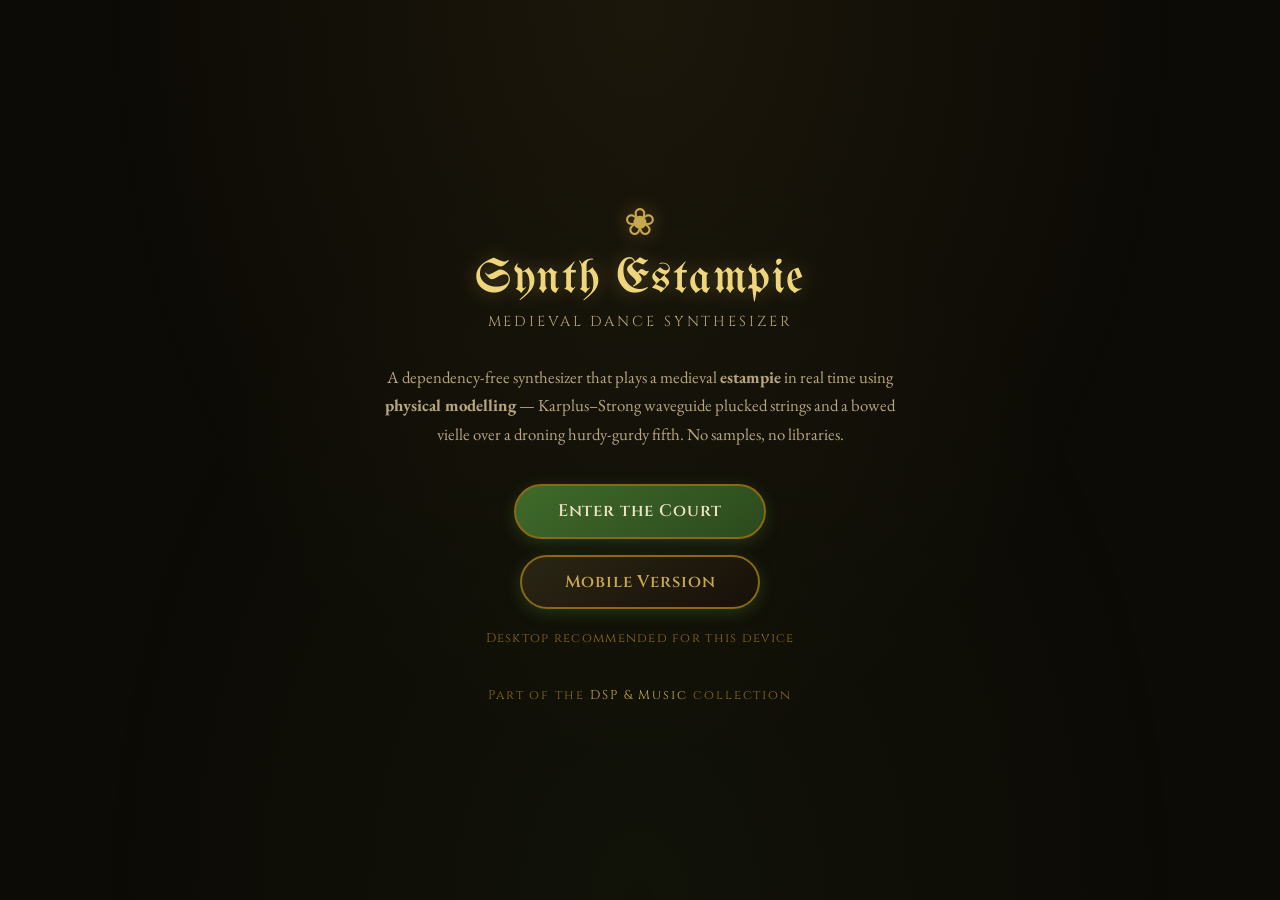
<file: index.html>
<!DOCTYPE html>
<html lang="en">
<head>
    <meta charset="UTF-8">
    <meta name="viewport" content="width=device-width, initial-scale=1.0">
    <title>Synth Estampie — Medieval Dance Synthesizer</title>
    <link rel="preconnect" href="https://fonts.googleapis.com">
    <link rel="preconnect" href="https://fonts.gstatic.com" crossorigin>
    <link href="https://fonts.googleapis.com/css2?family=UnifrakturMaguntia&family=Cinzel:wght@400;600;700&family=EB+Garamond:ital,wght@0,400;0,600;1,400&display=swap" rel="stylesheet">
    <style>
        :root { --gold: #c8a84e; --gold-bright: #f0d67a; --gold-dark: #8b6914; --accent: #3f6a2a; --text-main: #e8d9b0; --text-dim: #b8a67e; --bg-dark: #0d0b06; }
        * { margin: 0; padding: 0; box-sizing: border-box; }
        body { font-family: 'EB Garamond', Georgia, serif; background: var(--bg-dark); color: var(--text-main); min-height: 100vh; display: flex; flex-direction: column; align-items: center; justify-content: center; text-align: center; padding: 2rem; }
        body::before { content: ''; position: fixed; inset: 0; background: radial-gradient(ellipse at 50% 0%, rgba(200,168,78,0.08), transparent 60%), radial-gradient(ellipse at 50% 100%, rgba(63,106,42,0.08), transparent 60%); pointer-events: none; }
        .content { position: relative; z-index: 1; max-width: 520px; }
        .cross { font-size: 2.4rem; color: var(--gold); text-shadow: 0 0 20px rgba(200,168,78,0.4); }
        h1 { font-family: 'UnifrakturMaguntia', 'Cinzel', serif; font-size: clamp(1.8rem, 5vw, 3rem); font-weight: 400; color: var(--gold-bright); text-shadow: 0 0 20px rgba(240,214,122,0.3); margin: 0.5rem 0; letter-spacing: 0.03em; }
        .subtitle { font-family: 'Cinzel', serif; font-size: 0.9rem; letter-spacing: 0.2em; text-transform: uppercase; color: var(--text-dim); margin-bottom: 2rem; }
        .desc { color: var(--text-dim); line-height: 1.7; margin-bottom: 2.2rem; font-size: 1.05rem; }
        .launch { display: flex; flex-direction: column; gap: 1rem; align-items: center; }
        .btn { font-family: 'Cinzel', serif; font-size: 1.05rem; font-weight: 600; color: #efe3c4; background: linear-gradient(145deg, var(--accent), #2c4a1d); border: 2px solid var(--gold-dark); border-radius: 50px; padding: 0.9rem 2.6rem; cursor: pointer; text-decoration: none; transition: all 0.3s ease; box-shadow: 0 4px 15px rgba(63,106,42,0.4); letter-spacing: 0.05em; min-width: 240px; }
        .btn:hover { border-color: var(--gold); box-shadow: 0 4px 20px rgba(63,106,42,0.6), 0 0 20px rgba(200,168,78,0.2); transform: translateY(-1px); }
        .btn.secondary { background: linear-gradient(145deg, #2a2614, #171008); color: var(--gold); }
        .recommend { font-size: 0.8rem; color: var(--gold-dark); font-family: 'Cinzel', serif; letter-spacing: 0.1em; margin-top: 0.3rem; }
        .foot { margin-top: 2.5rem; font-size: 0.8rem; color: var(--gold-dark); letter-spacing: 0.15em; font-family: 'Cinzel', serif; }
    </style>
</head>
<body>
    <div class="content">
        <div class="cross">&#x2740;</div>
        <h1>Synth Estampie</h1>
        <div class="subtitle">Medieval Dance Synthesizer</div>
        <p class="desc">A dependency-free synthesizer that plays a medieval <strong>estampie</strong> in real time using <strong>physical modelling</strong> &mdash; Karplus&ndash;Strong waveguide plucked strings and a bowed vielle over a droning hurdy-gurdy fifth. No samples, no libraries.</p>
        <div class="launch">
            <a class="btn" id="primaryBtn" href="desktop.html">Enter the Court</a>
            <a class="btn secondary" id="secondaryBtn" href="estampie_mobile.html">Mobile Version</a>
            <div class="recommend" id="recommend"></div>
        </div>
        <div class="foot">Part of the <a href="https://github.com/BrendanJamesLynskey/DSP_and_Music" style="color:var(--gold);text-decoration:none">DSP &amp; Music</a> collection</div>
    </div>
    <script>
        (function () {
            const isMobile = /Android|iPhone|iPad|iPod|Mobile/i.test(navigator.userAgent) || window.innerWidth < 700;
            const primary = document.getElementById('primaryBtn');
            const secondary = document.getElementById('secondaryBtn');
            const rec = document.getElementById('recommend');
            if (isMobile) {
                primary.href = 'estampie_mobile.html'; primary.textContent = 'Enter (Mobile)';
                secondary.href = 'desktop.html'; secondary.textContent = 'Desktop Version';
                rec.textContent = 'Mobile device detected';
            } else {
                rec.textContent = 'Desktop recommended for this device';
            }
        })();
    </script>
</body>
</html>
</file>
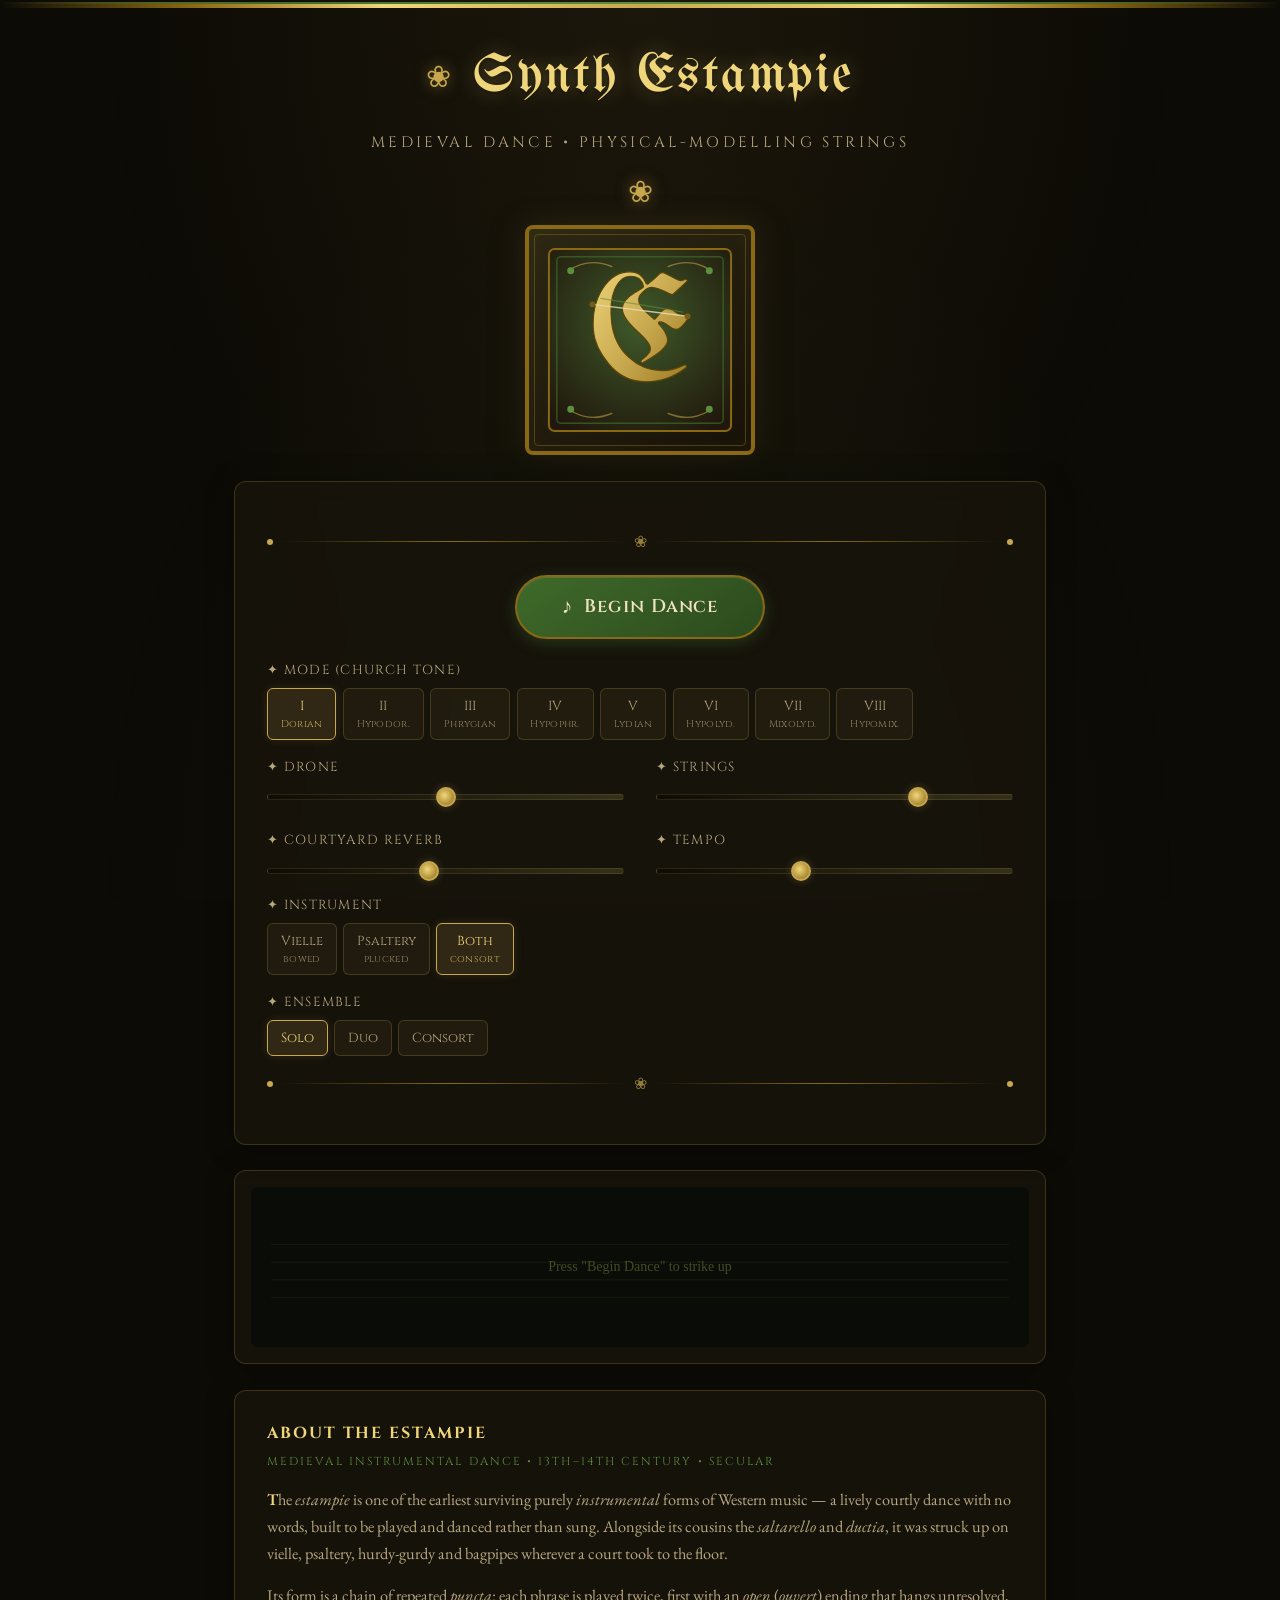
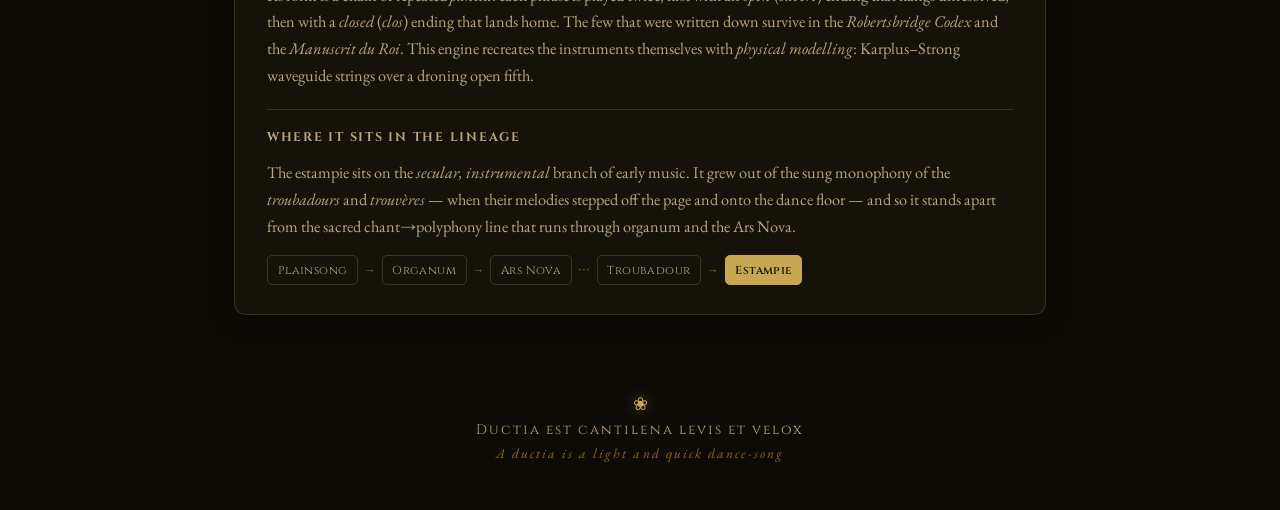
<file: desktop.html>
<!DOCTYPE html>
<html lang="en">
<head>
    <meta charset="UTF-8">
    <meta name="viewport" content="width=device-width, initial-scale=1.0">
    <title>Synth Estampie — Medieval Dance Synthesizer</title>
    <link rel="preconnect" href="https://fonts.googleapis.com">
    <link rel="preconnect" href="https://fonts.gstatic.com" crossorigin>
    <link href="https://fonts.googleapis.com/css2?family=UnifrakturMaguntia&family=Cinzel:wght@400;600;700&family=EB+Garamond:ital,wght@0,400;0,600;1,400&display=swap" rel="stylesheet">
    <link rel="stylesheet" href="style.css">
</head>
<body>
    <div class="icon-border-top"></div>
    <div class="incense-container" id="incenseContainer"></div>

    <header>
        <div class="cross-ornament">&#x2740;</div>
        <h1>Synth Estampie</h1>
        <p class="subtitle">Medieval Dance &#8226; Physical-Modelling Strings</p>
        <div class="cross-ornament">&#x2740;</div>
    </header>

    <main>
        <!-- Illuminated initial -->
        <div class="icon-frame" id="mainIcon">
            <svg viewBox="0 0 200 200" xmlns="http://www.w3.org/2000/svg" role="img" aria-label="Illuminated initial E">
                <defs>
                    <linearGradient id="gold" x1="0" y1="0" x2="1" y2="1">
                        <stop offset="0" stop-color="#f0d67a"/><stop offset="0.5" stop-color="#c8a84e"/><stop offset="1" stop-color="#8b6914"/>
                    </linearGradient>
                    <radialGradient id="halo" cx="0.5" cy="0.4" r="0.7">
                        <stop offset="0" stop-color="#3f5a2a"/><stop offset="1" stop-color="#20180c"/>
                    </radialGradient>
                </defs>
                <rect x="8" y="8" width="184" height="184" rx="6" fill="url(#halo)" stroke="#8b6914" stroke-width="2"/>
                <rect x="16" y="16" width="168" height="168" rx="4" fill="none" stroke="#3f6a2a" stroke-width="1.5" opacity="0.7"/>
                <!-- vine & leaf flourishes (garden / secular) -->
                <path d="M28 30 q20 -14 44 -4 M172 30 q-20 -14 -44 -4 M28 170 q20 14 44 4 M172 170 q-20 14 -44 4" fill="none" stroke="#c8a84e" stroke-width="1.4" opacity="0.55"/>
                <circle cx="30" cy="30" r="3.5" fill="#5c8f3e"/><circle cx="170" cy="30" r="3.5" fill="#5c8f3e"/>
                <circle cx="30" cy="170" r="3.5" fill="#5c8f3e"/><circle cx="170" cy="170" r="3.5" fill="#5c8f3e"/>
                <!-- initial E -->
                <text x="100" y="140" text-anchor="middle" font-family="UnifrakturMaguntia, serif" font-size="150" fill="url(#gold)" stroke="#5a4408" stroke-width="1.2">E</text>
                <!-- a bowed string with two pegs -->
                <g opacity="0.85" stroke="#e8d9b0" stroke-width="1.4">
                    <line x1="52" y1="64" x2="148" y2="76"/>
                </g>
                <circle cx="52" cy="64" r="3" fill="#7a5a14"/><circle cx="148" cy="76" r="3" fill="#7a5a14"/>
                <path d="M60 58 q40 6 84 14" fill="none" stroke="#5c8f3e" stroke-width="1.2" opacity="0.6"/>
            </svg>
        </div>

        <div class="controls-panel">
            <div class="ornament-line"><span class="ornament-dot"></span><span class="ornament-rule"></span><span class="ornament-cross">&#x2740;</span><span class="ornament-rule"></span><span class="ornament-dot"></span></div>

            <div class="transport">
                <button class="btn-chant" id="btnChant" onclick="toggleChant()">
                    <span class="btn-icon">&#x266A;</span>
                    <span class="btn-text">Begin Dance</span>
                </button>
            </div>

            <!-- Church tones -->
            <div class="control-group">
                <label class="control-label">&#x2726; Mode (Church Tone)</label>
                <div class="mode-selector">
                    <button class="mode-btn active" data-mode="1" onclick="setMode(1)">I<small>Dorian</small></button>
                    <button class="mode-btn" data-mode="2" onclick="setMode(2)">II<small>Hypodor.</small></button>
                    <button class="mode-btn" data-mode="3" onclick="setMode(3)">III<small>Phrygian</small></button>
                    <button class="mode-btn" data-mode="4" onclick="setMode(4)">IV<small>Hypophr.</small></button>
                    <button class="mode-btn" data-mode="5" onclick="setMode(5)">V<small>Lydian</small></button>
                    <button class="mode-btn" data-mode="6" onclick="setMode(6)">VI<small>Hypolyd.</small></button>
                    <button class="mode-btn" data-mode="7" onclick="setMode(7)">VII<small>Mixolyd.</small></button>
                    <button class="mode-btn" data-mode="8" onclick="setMode(8)">VIII<small>Hypomix.</small></button>
                </div>
            </div>

            <div class="sliders-grid">
                <div class="control-group"><label class="control-label">&#x2726; Drone</label><input type="range" class="slider" id="droneVol" min="0" max="100" value="50" oninput="updateDrone()"></div>
                <div class="control-group"><label class="control-label">&#x2726; Strings</label><input type="range" class="slider" id="stringVol" min="0" max="100" value="75" oninput="updateStrings()"></div>
                <div class="control-group"><label class="control-label">&#x2726; Courtyard Reverb</label><input type="range" class="slider" id="reverbMix" min="0" max="100" value="45" oninput="updateReverb()"></div>
                <div class="control-group"><label class="control-label">&#x2726; Tempo</label><input type="range" class="slider" id="tempoSlider" min="80" max="160" value="112" oninput="updateTempo()"></div>
            </div>

            <!-- Physical model that carries the melody -->
            <div class="control-group">
                <label class="control-label">&#x2726; Instrument</label>
                <div class="mode-selector">
                    <button class="inst-btn" data-inst="vielle" onclick="setInstrument('vielle')">Vielle<small>bowed</small></button>
                    <button class="inst-btn" data-inst="psaltery" onclick="setInstrument('psaltery')">Psaltery<small>plucked</small></button>
                    <button class="inst-btn active" data-inst="both" onclick="setInstrument('both')">Both<small>consort</small></button>
                </div>
            </div>

            <div class="control-group">
                <label class="control-label">&#x2726; Ensemble</label>
                <div class="mode-selector">
                    <button class="choir-btn active" data-voices="1" onclick="setVoices(1)">Solo</button>
                    <button class="choir-btn" data-voices="2" onclick="setVoices(2)">Duo</button>
                    <button class="choir-btn" data-voices="3" onclick="setVoices(3)">Consort</button>
                </div>
            </div>

            <div class="ornament-line"><span class="ornament-dot"></span><span class="ornament-rule"></span><span class="ornament-cross">&#x2740;</span><span class="ornament-rule"></span><span class="ornament-dot"></span></div>
        </div>

        <div class="visualization-frame">
            <canvas id="vizCanvas" width="800" height="200"></canvas>
        </div>

        <!-- About this style -->
        <div class="about-panel">
            <h2>About the Estampie</h2>
            <div class="era">Medieval instrumental dance &#8226; 13th&ndash;14th century &#8226; secular</div>
            <p><span class="drop">T</span>he <em>estampie</em> is one of the earliest surviving purely <em>instrumental</em> forms of Western music &mdash; a lively courtly dance with no words, built to be played and danced rather than sung. Alongside its cousins the <em>saltarello</em> and <em>ductia</em>, it was struck up on vielle, psaltery, hurdy-gurdy and bagpipes wherever a court took to the floor.</p>
            <p>Its form is a chain of repeated <em>puncta</em>: each phrase is played twice, first with an <em>open</em> (<em>ouvert</em>) ending that hangs unresolved, then with a <em>closed</em> (<em>clos</em>) ending that lands home. The few that were written down survive in the <em>Robertsbridge Codex</em> and the <em>Manuscrit du Roi</em>. This engine recreates the instruments themselves with <em>physical modelling</em>: Karplus&ndash;Strong waveguide strings over a droning open fifth.</p>
            <div class="lineage">
                <h3>Where it sits in the lineage</h3>
                <p>The estampie sits on the <em>secular, instrumental</em> branch of early music. It grew out of the sung monophony of the <em>troubadours</em> and <em>trouvères</em> &mdash; when their melodies stepped off the page and onto the dance floor &mdash; and so it stands apart from the sacred chant&rarr;polyphony line that runs through organum and the Ars Nova.</p>
                <div class="lineage-chain">
                    <a href="https://brendanjameslynskey.github.io/Synth_Gregorian/">Plainsong</a>
                    <span class="arrow">&rarr;</span>
                    <a href="https://brendanjameslynskey.github.io/Synth_Organum/">Organum</a>
                    <span class="arrow">&rarr;</span>
                    <a href="https://brendanjameslynskey.github.io/Synth_ArsNova/">Ars Nova</a>
                    <span class="arrow">&#8231;&#8231;&#8231;</span>
                    <a href="https://brendanjameslynskey.github.io/Synth_Troubadour/">Troubadour</a>
                    <span class="arrow">&rarr;</span>
                    <span class="node current">Estampie</span>
                </div>
            </div>
        </div>
    </main>

    <footer>
        <div class="cross-ornament small">&#x2740;</div>
        <p>Ductia est cantilena levis et velox</p>
        <p class="latin">A ductia is a light and quick dance-song</p>
    </footer>

    <script src="estampie-engine.js"></script>
    <script src="app.js"></script>
</body>
</html>
</file>
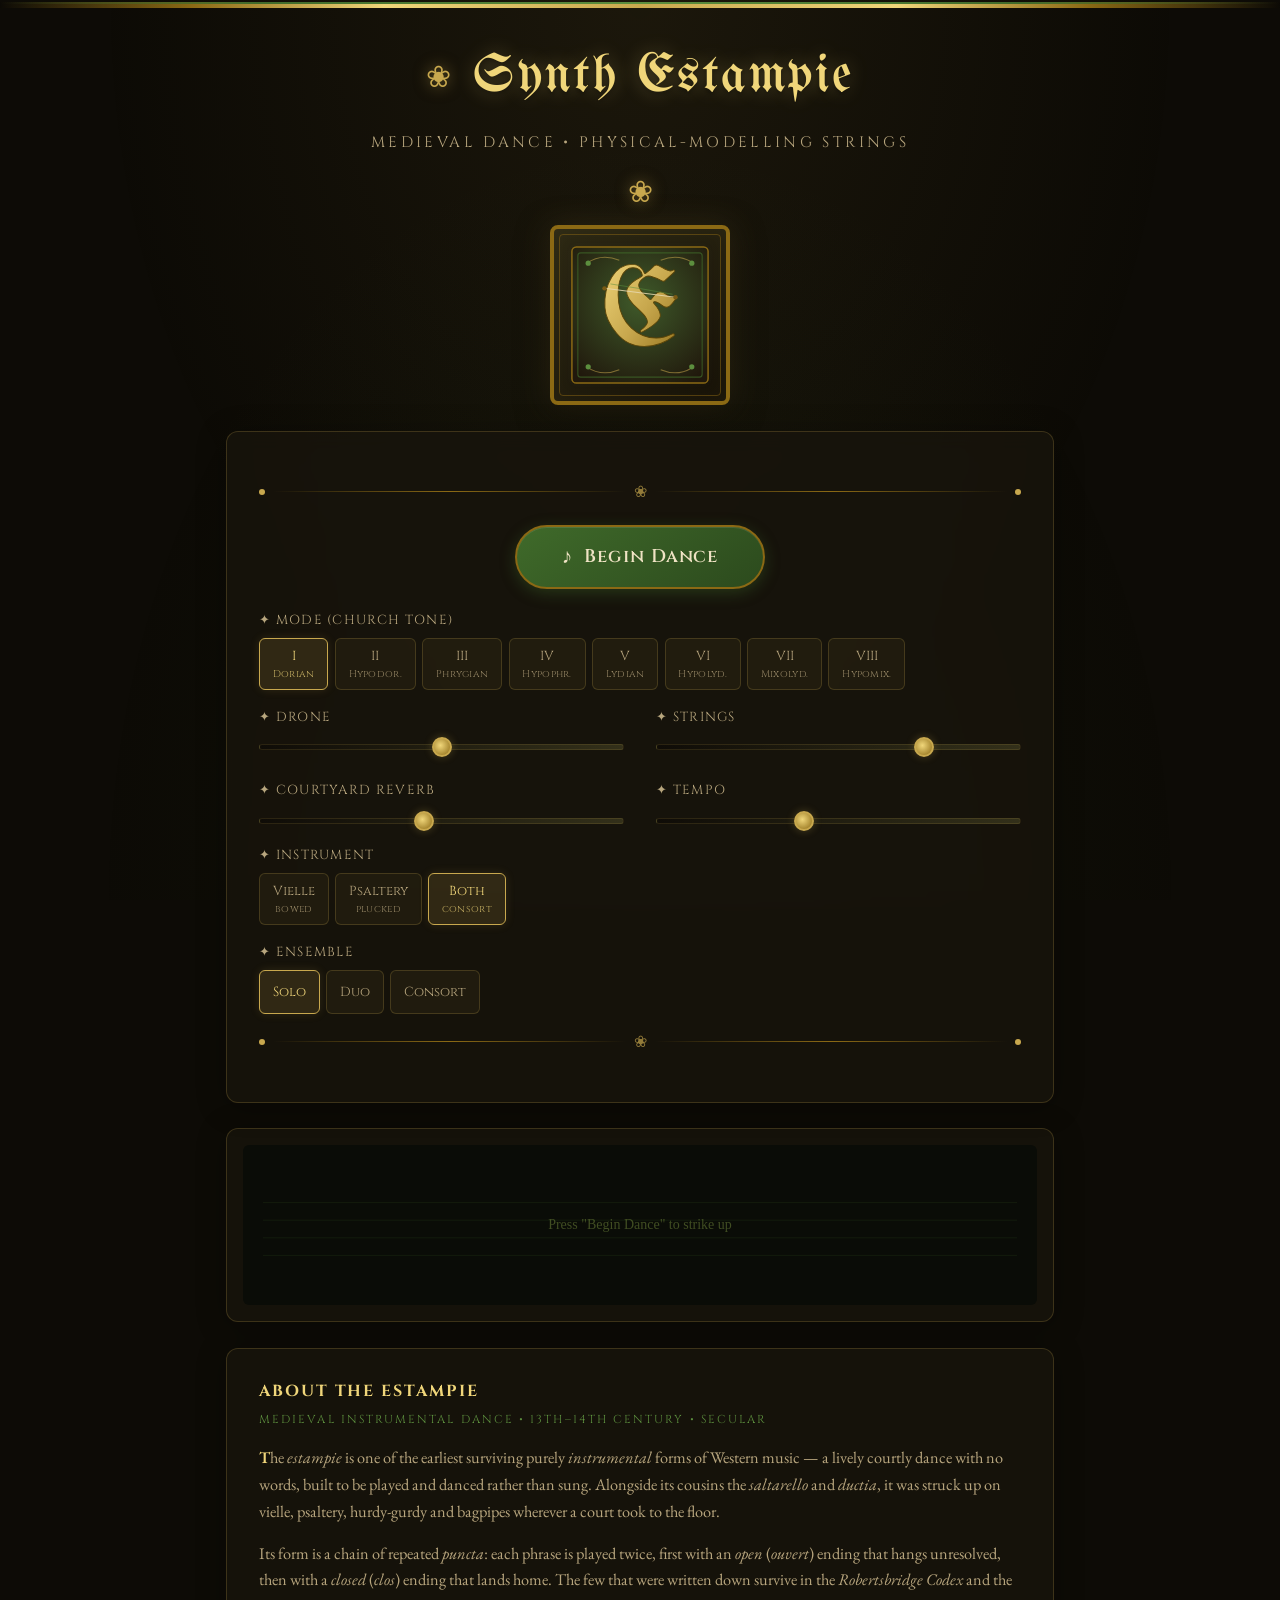
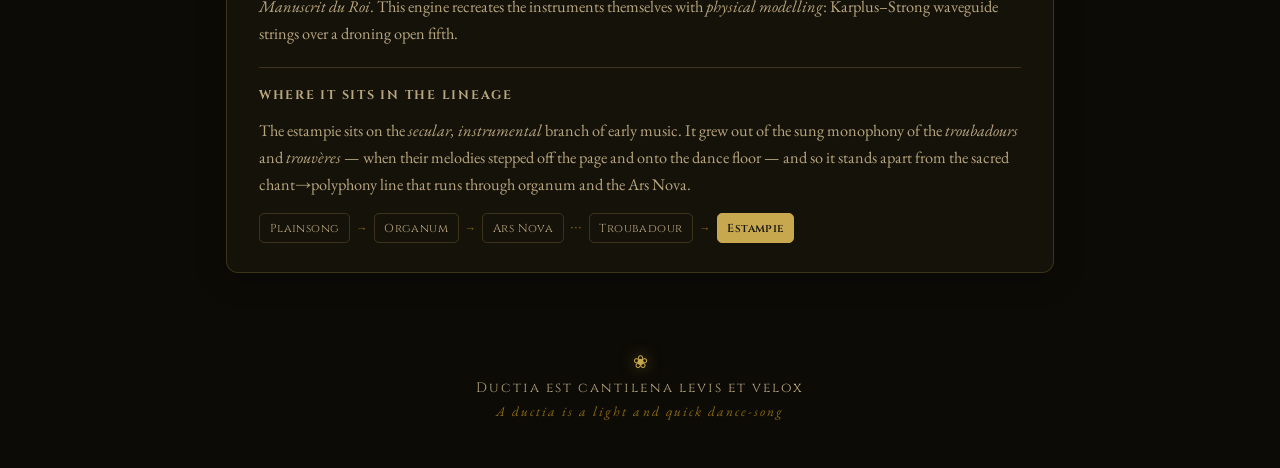
<file: estampie_mobile.html>
<!DOCTYPE html>
<html lang="en">
<head>
    <meta charset="UTF-8">
    <meta name="viewport" content="width=device-width, initial-scale=1.0, viewport-fit=cover, maximum-scale=1.0, user-scalable=no">
    <meta name="apple-mobile-web-app-capable" content="yes">
    <meta name="apple-mobile-web-app-status-bar-style" content="black-translucent">
    <title>Synth Estampie — Medieval Dance Synthesizer</title>
    <link rel="preconnect" href="https://fonts.googleapis.com">
    <link rel="preconnect" href="https://fonts.gstatic.com" crossorigin>
    <link href="https://fonts.googleapis.com/css2?family=UnifrakturMaguntia&family=Cinzel:wght@400;600;700&family=EB+Garamond:ital,wght@0,400;0,600;1,400&display=swap" rel="stylesheet">
    <style>
/* === Synth Estampie — Styles (earthy secular: amber, forest-green, gold) === */

:root {
    --gold: #c8a84e;
    --gold-bright: #f0d67a;
    --gold-dark: #8b6914;
    --accent: #3f6a2a;          /* forest green */
    --accent-light: #5c8f3e;
    --ink: #1a1710;
    --ink-deep: #0f0c07;
    --panel-line: rgba(200, 168, 78, 0.22);
    --parchment: #efe3c4;
    --text-main: #e8d9b0;
    --text-dim: #b8a67e;
    --bg-dark: #0d0b06;
    --bg-panel: rgba(24, 21, 12, 0.85);
}

* { margin: 0; padding: 0; box-sizing: border-box; }

body {
    font-family: 'EB Garamond', 'Cormorant Garamond', Georgia, serif;
    background: var(--bg-dark);
    color: var(--text-main);
    min-height: 100vh;
    overflow-x: hidden;
    position: relative;
}

body::before {
    content: '';
    position: fixed;
    inset: 0;
    background:
        radial-gradient(ellipse at 50% 0%, rgba(200, 168, 78, 0.08) 0%, transparent 60%),
        radial-gradient(ellipse at 50% 100%, rgba(63, 106, 42, 0.09) 0%, transparent 60%);
    pointer-events: none;
    z-index: 0;
}

/* Faint vine-trellis texture */
body::after {
    content: '';
    position: fixed;
    inset: 0;
    background-image:
        url("data:image/svg+xml,%3Csvg xmlns='http://www.w3.org/2000/svg' width='80' height='80' viewBox='0 0 80 80'%3E%3Cpath d='M0 20h80M0 34h80M0 48h80M0 62h80' stroke='%233f6a2a' stroke-width='0.3' opacity='0.05'/%3E%3C/svg%3E");
    pointer-events: none;
    z-index: 0;
}

.icon-border-top {
    height: 6px;
    background: linear-gradient(90deg, transparent 0%, var(--gold-dark) 15%, var(--gold-bright) 30%, var(--gold) 50%, var(--gold-bright) 70%, var(--gold-dark) 85%, transparent 100%);
    position: relative;
    z-index: 10;
}
.icon-border-top::after {
    content: '';
    display: block;
    height: 2px;
    margin-top: 2px;
    background: linear-gradient(90deg, transparent 0%, var(--accent) 20%, var(--accent-light) 50%, var(--accent) 80%, transparent 100%);
}

/* Drifting garden motes */
.incense-container { position: fixed; inset: 0; pointer-events: none; z-index: 1; overflow: hidden; }
.smoke-particle {
    position: absolute;
    width: 4px; height: 4px;
    background: radial-gradient(circle, rgba(240, 214, 122, 0.35), transparent);
    border-radius: 50%;
    animation: smokeRise linear forwards;
}
@keyframes smokeRise {
    0% { opacity: 0; transform: translateY(0) translateX(0) scale(1); }
    20% { opacity: 0.4; }
    100% { opacity: 0; transform: translateY(-420px) translateX(var(--drift)) scale(7); }
}

header {
    text-align: center;
    padding: 2.5rem 1rem 1.2rem;
    position: relative;
    z-index: 5;
    display: flex;
    align-items: center;
    justify-content: center;
    gap: 1.4rem;
    flex-wrap: wrap;
}
.cross-ornament { font-size: 1.9rem; color: var(--gold); text-shadow: 0 0 15px rgba(200, 168, 78, 0.5); line-height: 1; }
.cross-ornament.small { font-size: 1.1rem; }

h1 {
    font-family: 'UnifrakturMaguntia', 'Cinzel', serif;
    font-size: clamp(2rem, 5vw, 3.4rem);
    font-weight: 400;
    color: var(--gold-bright);
    text-shadow: 0 0 20px rgba(240, 214, 122, 0.3), 0 2px 4px rgba(0, 0, 0, 0.5);
    letter-spacing: 0.04em;
}
.subtitle {
    font-family: 'Cinzel', serif;
    font-size: 0.95rem;
    color: var(--text-dim);
    letter-spacing: 0.22em;
    text-transform: uppercase;
    margin-top: 0.3rem;
    flex-basis: 100%;
}

main { max-width: 860px; margin: 0 auto; padding: 0 1.5rem 3rem; position: relative; z-index: 5; }

/* Illuminated-initial frame (inline SVG lives inside) */
.icon-frame {
    width: 230px;
    margin: 0 auto 1.6rem;
    padding: 12px;
    background: linear-gradient(145deg, #2c2814, #171208);
    border: 4px solid var(--gold-dark);
    border-radius: 8px;
    box-shadow: 0 0 30px rgba(200, 168, 78, 0.15), inset 0 0 20px rgba(200, 168, 78, 0.05), 0 8px 32px rgba(0, 0, 0, 0.5);
    position: relative;
    cursor: pointer;
    transition: box-shadow 0.5s ease, transform 0.3s ease;
    overflow: hidden;
}
.icon-frame:hover { box-shadow: 0 0 50px rgba(200, 168, 78, 0.25), inset 0 0 30px rgba(200, 168, 78, 0.08), 0 8px 32px rgba(0, 0, 0, 0.5); transform: scale(1.02); }
.icon-frame.active { box-shadow: 0 0 60px rgba(240, 214, 122, 0.35), inset 0 0 30px rgba(92, 143, 62, 0.12), 0 8px 32px rgba(0, 0, 0, 0.5); border-color: var(--gold-bright); }
.icon-frame::before { content: ''; position: absolute; inset: 5px; border: 1px solid var(--gold-dark); border-radius: 4px; opacity: 0.5; pointer-events: none; z-index: 2; }
.icon-frame svg { width: 100%; height: auto; display: block; position: relative; z-index: 1; }

.controls-panel {
    background: var(--bg-panel);
    border: 1px solid var(--panel-line);
    border-radius: 12px;
    padding: 2rem;
    margin-bottom: 1.6rem;
    backdrop-filter: blur(10px);
    box-shadow: 0 4px 30px rgba(0, 0, 0, 0.3);
}

.ornament-line { display: flex; align-items: center; gap: 0.5rem; margin: 1.1rem 0; }
.ornament-dot { width: 6px; height: 6px; background: var(--gold); border-radius: 50%; flex-shrink: 0; }
.ornament-rule { flex: 1; height: 1px; background: linear-gradient(90deg, transparent, var(--gold-dark), transparent); }
.ornament-cross { color: var(--gold); font-size: 1rem; flex-shrink: 0; opacity: 0.7; }

.transport { display: flex; justify-content: center; margin: 1.4rem 0; }
.btn-chant {
    font-family: 'Cinzel', serif;
    font-size: 1.15rem;
    font-weight: 600;
    color: var(--parchment);
    background: linear-gradient(145deg, var(--accent), #2c4a1d);
    border: 2px solid var(--gold-dark);
    border-radius: 50px;
    padding: 1rem 2.8rem;
    cursor: pointer;
    transition: all 0.3s ease;
    display: flex;
    align-items: center;
    gap: 0.7rem;
    box-shadow: 0 4px 15px rgba(63, 106, 42, 0.4), inset 0 1px 0 rgba(255, 255, 255, 0.1);
    letter-spacing: 0.05em;
}
.btn-chant:hover { background: linear-gradient(145deg, var(--accent-light), var(--accent)); border-color: var(--gold); box-shadow: 0 4px 20px rgba(63, 106, 42, 0.6), 0 0 20px rgba(200, 168, 78, 0.2); transform: translateY(-1px); }
.btn-chant:active { transform: translateY(1px); }
.btn-chant.playing { background: linear-gradient(145deg, #6a5410, #3f3208); border-color: var(--gold-bright); animation: glowPulse 3s ease-in-out infinite; }
@keyframes glowPulse {
    0%, 100% { box-shadow: 0 4px 20px rgba(139, 105, 20, 0.4), 0 0 20px rgba(240, 214, 122, 0.1); }
    50% { box-shadow: 0 4px 25px rgba(139, 105, 20, 0.6), 0 0 35px rgba(240, 214, 122, 0.25); }
}
.btn-icon { font-size: 1.3rem; }

.control-label { display: block; font-family: 'Cinzel', serif; font-size: 0.82rem; color: var(--text-dim); letter-spacing: 0.1em; margin-bottom: 0.55rem; text-transform: uppercase; }
.control-group { margin-bottom: 1.1rem; }

.mode-selector { display: flex; gap: 0.4rem; flex-wrap: wrap; }
.mode-btn, .choir-btn, .inst-btn {
    font-family: 'Cinzel', serif;
    font-size: 0.82rem;
    color: var(--text-dim);
    background: rgba(40, 36, 18, 0.6);
    border: 1px solid var(--panel-line);
    border-radius: 6px;
    padding: 0.5rem 0.8rem;
    cursor: pointer;
    transition: all 0.2s ease;
    min-width: 46px;
    text-align: center;
}
.mode-btn:hover, .choir-btn:hover, .inst-btn:hover { background: rgba(92, 143, 62, 0.14); border-color: var(--gold-dark); }
.mode-btn.active, .choir-btn.active, .inst-btn.active { color: var(--gold-bright); background: rgba(200, 168, 78, 0.15); border-color: var(--gold); box-shadow: 0 0 10px rgba(200, 168, 78, 0.15); }
.mode-btn small, .inst-btn small { display: block; font-size: 0.62rem; letter-spacing: 0.03em; opacity: 0.75; margin-top: 2px; }

.sliders-grid { display: grid; grid-template-columns: 1fr 1fr; gap: 0.5rem 2rem; }
@media (max-width: 600px) { .sliders-grid { grid-template-columns: 1fr; } }

.slider {
    -webkit-appearance: none; appearance: none;
    width: 100%; height: 6px;
    background: linear-gradient(90deg, var(--ink-deep), #33301a);
    border-radius: 3px; outline: none;
    border: 1px solid rgba(200, 168, 78, 0.15);
}
.slider::-webkit-slider-thumb { -webkit-appearance: none; appearance: none; width: 20px; height: 20px; background: radial-gradient(circle at 40% 40%, var(--gold-bright), var(--gold-dark)); border-radius: 50%; cursor: pointer; border: 2px solid var(--gold); box-shadow: 0 0 8px rgba(200, 168, 78, 0.3); }
.slider::-webkit-slider-thumb:hover { box-shadow: 0 0 15px rgba(200, 168, 78, 0.5); }
.slider::-moz-range-thumb { width: 20px; height: 20px; background: radial-gradient(circle at 40% 40%, var(--gold-bright), var(--gold-dark)); border-radius: 50%; cursor: pointer; border: 2px solid var(--gold); box-shadow: 0 0 8px rgba(200, 168, 78, 0.3); }

.visualization-frame { background: var(--bg-panel); border: 1px solid var(--panel-line); border-radius: 12px; padding: 1rem; overflow: hidden; box-shadow: 0 4px 30px rgba(0, 0, 0, 0.3); margin-bottom: 1.6rem; }
#vizCanvas { width: 100%; height: 160px; display: block; border-radius: 6px; }

/* About-this-style panel */
.about-panel {
    background: var(--bg-panel);
    border: 1px solid var(--panel-line);
    border-radius: 12px;
    padding: 1.8rem 2rem;
    box-shadow: 0 4px 30px rgba(0, 0, 0, 0.3);
    line-height: 1.65;
}
.about-panel h2 { font-family: 'Cinzel', serif; font-size: 1rem; letter-spacing: 0.12em; text-transform: uppercase; color: var(--gold-bright); margin-bottom: 0.4rem; }
.about-panel .era { font-family: 'Cinzel', serif; font-size: 0.72rem; letter-spacing: 0.18em; text-transform: uppercase; color: var(--accent-light); margin-bottom: 1rem; }
.about-panel p { color: var(--text-dim); font-size: 1.02rem; margin-bottom: 0.9rem; }
.about-panel p:last-child { margin-bottom: 0; }
.about-panel .drop { color: var(--gold-bright); font-weight: 600; }
.lineage { margin-top: 1.2rem; padding-top: 1.1rem; border-top: 1px solid var(--panel-line); }
.lineage h3 { font-family: 'Cinzel', serif; font-size: 0.78rem; letter-spacing: 0.14em; text-transform: uppercase; color: var(--text-dim); margin-bottom: 0.7rem; }
.lineage-chain { display: flex; flex-wrap: wrap; gap: 0.35rem; align-items: center; font-family: 'Cinzel', serif; font-size: 0.72rem; letter-spacing: 0.04em; }
.lineage-chain a, .lineage-chain span.node { color: var(--text-dim); text-decoration: none; padding: 0.3rem 0.6rem; border: 1px solid var(--panel-line); border-radius: 5px; transition: all 0.2s ease; white-space: nowrap; }
.lineage-chain a:hover { color: var(--gold-bright); border-color: var(--gold); }
.lineage-chain span.node.current { color: var(--ink); background: var(--gold); border-color: var(--gold); font-weight: 600; }
.lineage-chain .arrow { color: var(--gold-dark); }

footer { text-align: center; padding: 2rem 1rem 3rem; position: relative; z-index: 5; }
footer p { font-family: 'Cinzel', serif; font-size: 0.85rem; color: var(--text-dim); letter-spacing: 0.15em; margin-top: 0.5rem; }
footer .latin { font-family: 'EB Garamond', serif; font-style: italic; font-size: 0.85rem; color: var(--gold-dark); margin-top: 0.3rem; }

::-webkit-scrollbar { width: 8px; }
::-webkit-scrollbar-track { background: var(--bg-dark); }
::-webkit-scrollbar-thumb { background: var(--gold-dark); border-radius: 4px; }
::-webkit-scrollbar-thumb:hover { background: var(--gold); }
::selection { background: rgba(92, 143, 62, 0.3); color: var(--parchment); }


/* mobile safe areas */
body { padding: env(safe-area-inset-top) env(safe-area-inset-right) env(safe-area-inset-bottom) env(safe-area-inset-left); }
.mode-btn, .choir-btn, .btn-chant { min-height: 44px; }
.icon-frame { width: 180px; }
main { padding-left: 1rem; padding-right: 1rem; }
</style>
</head>
<body>
    <div class="icon-border-top"></div>
    <div class="incense-container" id="incenseContainer"></div>

    <header>
        <div class="cross-ornament">&#x2740;</div>
        <h1>Synth Estampie</h1>
        <p class="subtitle">Medieval Dance &#8226; Physical-Modelling Strings</p>
        <div class="cross-ornament">&#x2740;</div>
    </header>

    <main>
        <!-- Illuminated initial -->
        <div class="icon-frame" id="mainIcon">
            <svg viewBox="0 0 200 200" xmlns="http://www.w3.org/2000/svg" role="img" aria-label="Illuminated initial E">
                <defs>
                    <linearGradient id="gold" x1="0" y1="0" x2="1" y2="1">
                        <stop offset="0" stop-color="#f0d67a"/><stop offset="0.5" stop-color="#c8a84e"/><stop offset="1" stop-color="#8b6914"/>
                    </linearGradient>
                    <radialGradient id="halo" cx="0.5" cy="0.4" r="0.7">
                        <stop offset="0" stop-color="#3f5a2a"/><stop offset="1" stop-color="#20180c"/>
                    </radialGradient>
                </defs>
                <rect x="8" y="8" width="184" height="184" rx="6" fill="url(#halo)" stroke="#8b6914" stroke-width="2"/>
                <rect x="16" y="16" width="168" height="168" rx="4" fill="none" stroke="#3f6a2a" stroke-width="1.5" opacity="0.7"/>
                <!-- vine & leaf flourishes (garden / secular) -->
                <path d="M28 30 q20 -14 44 -4 M172 30 q-20 -14 -44 -4 M28 170 q20 14 44 4 M172 170 q-20 14 -44 4" fill="none" stroke="#c8a84e" stroke-width="1.4" opacity="0.55"/>
                <circle cx="30" cy="30" r="3.5" fill="#5c8f3e"/><circle cx="170" cy="30" r="3.5" fill="#5c8f3e"/>
                <circle cx="30" cy="170" r="3.5" fill="#5c8f3e"/><circle cx="170" cy="170" r="3.5" fill="#5c8f3e"/>
                <!-- initial E -->
                <text x="100" y="140" text-anchor="middle" font-family="UnifrakturMaguntia, serif" font-size="150" fill="url(#gold)" stroke="#5a4408" stroke-width="1.2">E</text>
                <!-- a bowed string with two pegs -->
                <g opacity="0.85" stroke="#e8d9b0" stroke-width="1.4">
                    <line x1="52" y1="64" x2="148" y2="76"/>
                </g>
                <circle cx="52" cy="64" r="3" fill="#7a5a14"/><circle cx="148" cy="76" r="3" fill="#7a5a14"/>
                <path d="M60 58 q40 6 84 14" fill="none" stroke="#5c8f3e" stroke-width="1.2" opacity="0.6"/>
            </svg>
        </div>

        <div class="controls-panel">
            <div class="ornament-line"><span class="ornament-dot"></span><span class="ornament-rule"></span><span class="ornament-cross">&#x2740;</span><span class="ornament-rule"></span><span class="ornament-dot"></span></div>

            <div class="transport">
                <button class="btn-chant" id="btnChant" onclick="toggleChant()">
                    <span class="btn-icon">&#x266A;</span>
                    <span class="btn-text">Begin Dance</span>
                </button>
            </div>

            <!-- Church tones -->
            <div class="control-group">
                <label class="control-label">&#x2726; Mode (Church Tone)</label>
                <div class="mode-selector">
                    <button class="mode-btn active" data-mode="1" onclick="setMode(1)">I<small>Dorian</small></button>
                    <button class="mode-btn" data-mode="2" onclick="setMode(2)">II<small>Hypodor.</small></button>
                    <button class="mode-btn" data-mode="3" onclick="setMode(3)">III<small>Phrygian</small></button>
                    <button class="mode-btn" data-mode="4" onclick="setMode(4)">IV<small>Hypophr.</small></button>
                    <button class="mode-btn" data-mode="5" onclick="setMode(5)">V<small>Lydian</small></button>
                    <button class="mode-btn" data-mode="6" onclick="setMode(6)">VI<small>Hypolyd.</small></button>
                    <button class="mode-btn" data-mode="7" onclick="setMode(7)">VII<small>Mixolyd.</small></button>
                    <button class="mode-btn" data-mode="8" onclick="setMode(8)">VIII<small>Hypomix.</small></button>
                </div>
            </div>

            <div class="sliders-grid">
                <div class="control-group"><label class="control-label">&#x2726; Drone</label><input type="range" class="slider" id="droneVol" min="0" max="100" value="50" oninput="updateDrone()"></div>
                <div class="control-group"><label class="control-label">&#x2726; Strings</label><input type="range" class="slider" id="stringVol" min="0" max="100" value="75" oninput="updateStrings()"></div>
                <div class="control-group"><label class="control-label">&#x2726; Courtyard Reverb</label><input type="range" class="slider" id="reverbMix" min="0" max="100" value="45" oninput="updateReverb()"></div>
                <div class="control-group"><label class="control-label">&#x2726; Tempo</label><input type="range" class="slider" id="tempoSlider" min="80" max="160" value="112" oninput="updateTempo()"></div>
            </div>

            <!-- Physical model that carries the melody -->
            <div class="control-group">
                <label class="control-label">&#x2726; Instrument</label>
                <div class="mode-selector">
                    <button class="inst-btn" data-inst="vielle" onclick="setInstrument('vielle')">Vielle<small>bowed</small></button>
                    <button class="inst-btn" data-inst="psaltery" onclick="setInstrument('psaltery')">Psaltery<small>plucked</small></button>
                    <button class="inst-btn active" data-inst="both" onclick="setInstrument('both')">Both<small>consort</small></button>
                </div>
            </div>

            <div class="control-group">
                <label class="control-label">&#x2726; Ensemble</label>
                <div class="mode-selector">
                    <button class="choir-btn active" data-voices="1" onclick="setVoices(1)">Solo</button>
                    <button class="choir-btn" data-voices="2" onclick="setVoices(2)">Duo</button>
                    <button class="choir-btn" data-voices="3" onclick="setVoices(3)">Consort</button>
                </div>
            </div>

            <div class="ornament-line"><span class="ornament-dot"></span><span class="ornament-rule"></span><span class="ornament-cross">&#x2740;</span><span class="ornament-rule"></span><span class="ornament-dot"></span></div>
        </div>

        <div class="visualization-frame">
            <canvas id="vizCanvas" width="800" height="200"></canvas>
        </div>

        <!-- About this style -->
        <div class="about-panel">
            <h2>About the Estampie</h2>
            <div class="era">Medieval instrumental dance &#8226; 13th&ndash;14th century &#8226; secular</div>
            <p><span class="drop">T</span>he <em>estampie</em> is one of the earliest surviving purely <em>instrumental</em> forms of Western music &mdash; a lively courtly dance with no words, built to be played and danced rather than sung. Alongside its cousins the <em>saltarello</em> and <em>ductia</em>, it was struck up on vielle, psaltery, hurdy-gurdy and bagpipes wherever a court took to the floor.</p>
            <p>Its form is a chain of repeated <em>puncta</em>: each phrase is played twice, first with an <em>open</em> (<em>ouvert</em>) ending that hangs unresolved, then with a <em>closed</em> (<em>clos</em>) ending that lands home. The few that were written down survive in the <em>Robertsbridge Codex</em> and the <em>Manuscrit du Roi</em>. This engine recreates the instruments themselves with <em>physical modelling</em>: Karplus&ndash;Strong waveguide strings over a droning open fifth.</p>
            <div class="lineage">
                <h3>Where it sits in the lineage</h3>
                <p>The estampie sits on the <em>secular, instrumental</em> branch of early music. It grew out of the sung monophony of the <em>troubadours</em> and <em>trouvères</em> &mdash; when their melodies stepped off the page and onto the dance floor &mdash; and so it stands apart from the sacred chant&rarr;polyphony line that runs through organum and the Ars Nova.</p>
                <div class="lineage-chain">
                    <a href="https://brendanjameslynskey.github.io/Synth_Gregorian/">Plainsong</a>
                    <span class="arrow">&rarr;</span>
                    <a href="https://brendanjameslynskey.github.io/Synth_Organum/">Organum</a>
                    <span class="arrow">&rarr;</span>
                    <a href="https://brendanjameslynskey.github.io/Synth_ArsNova/">Ars Nova</a>
                    <span class="arrow">&#8231;&#8231;&#8231;</span>
                    <a href="https://brendanjameslynskey.github.io/Synth_Troubadour/">Troubadour</a>
                    <span class="arrow">&rarr;</span>
                    <span class="node current">Estampie</span>
                </div>
            </div>
        </div>
    </main>

    <footer>
        <div class="cross-ornament small">&#x2740;</div>
        <p>Ductia est cantilena levis et velox</p>
        <p class="latin">A ductia is a light and quick dance-song</p>
    </footer>

    <script>
/**
 * Estampie Synthesis Engine — Physical Modelling (waveguide strings + drone)
 *
 * Where the chant engine synthesizes a *voice*, this engine synthesizes the
 * *instruments* of a medieval dance band with real physical models — no
 * oscillator-as-a-string shortcuts:
 *
 *   - PSALTERY / LUTE : a genuine Karplus–Strong plucked-string waveguide,
 *       run inside an AudioWorklet: a fractional (allpass-interpolated) delay
 *       line + an in-loop one-pole damping lowpass + a sub-unity feedback
 *       coefficient, plucked by preloading the line with a band-limited noise
 *       burst. Pitch is the *total* loop delay — delay line + interpolator +
 *       filter phase delay — compensated so every note tunes true at any
 *       frequency. (A DelayNode feedback loop cannot do this: the render
 *       graph inserts a full 128-sample quantum of extra latency into every
 *       cycle, which detunes the string by hundreds of cents and caps the
 *       playable range at ~sr/256.) Brightness and decay are the loop-filter
 *       cutoff and the feedback gain; loop gain is < 1 by construction, so
 *       the string always decays.
 *   - VIELLE / REBEC  : a bowed string — a sustained sawtooth excitation driven
 *       through a strong resonant body band-pass, with a bow-noise component,
 *       a slow singing attack and a blooming vibrato: continuous, not plucked.
 *   - DRONE           : a hurdy-gurdy / bagpipe open fifth (tonic + fifth) held
 *       under everything, coloured by a wooden soundbox and given a subtle
 *       rhythmic trompette "buzz".
 *
 * Every instrument passes through a shared BODY-RESONANCE stage — a small bank
 * of peaking filters modelling a resonant wooden box — so the strings sing like
 * carved instruments rather than raw tones.
 *
 * On top of that: the 8 medieval church tones, a dance FORM engine that lays
 * out *puncta* each played twice with an open (ouvert) then closed (clos)
 * ending, a leaping compound/triple rhythm, a solo→consort ensemble, and a
 * stone courtyard convolution reverb.
 */

/**
 * Karplus–Strong string voice, as an AudioWorklet processor (registered from a
 * Blob URL — no separate file). One processor = one plucked note.
 *
 *  - Fractional tuning: total loop delay = N (line) + η (allpass interpolator)
 *    + τ (one-pole phase delay at the fundamental) = sampleRate / f exactly.
 *  - Stability: the loop is delay → allpass (unity magnitude) → one-pole
 *    lowpass (|H| ≤ 1, DC gain 1) → feedback g < 1, so loop gain < 1 at every
 *    frequency and the string can only decay.
 *  - Pluck: the line is preloaded with mean-removed, lowpass-filtered noise.
 *  - Life cycle: silent until startFrame (sample-accurate onset), fades over
 *    the last 30 ms and the processor retires itself at endFrame.
 */
const KS_STRING_WORKLET = `
class KSString extends AudioWorkletProcessor {
    constructor(opts) {
        super();
        const o = (opts && opts.processorOptions) || {};
        const sr = sampleRate;
        const f = Math.max(20, Math.min(sr * 0.4, o.freq || 220));
        this.startFrame = Math.max(0, Math.round((o.t0 || 0) * sr));
        this.endFrame = this.startFrame + Math.round(((o.ring || 1.5) + 0.15) * sr);
        this.fadeFrames = Math.round(0.03 * sr);
        this.feedback = Math.min(0.995, Math.max(0.5, o.feedback || 0.965));

        // In-loop damping: one-pole lowpass lp += a*(x - lp).
        const fc = Math.min(sr * 0.45, Math.max(1200, o.damp || f * 6));
        this.a = 1 - Math.exp(-2 * Math.PI * fc / sr);

        // Tuning: solve N + eta + tau = sr/f, with tau the one-pole's phase
        // delay at the fundamental and eta realised by a first-order allpass.
        const w = 2 * Math.PI * f / sr;
        const b = 1 - this.a;
        const tau = Math.atan2(b * Math.sin(w), 1 - b * Math.cos(w)) / w;
        const D = sr / f;
        let N = Math.floor(D - tau - 0.1);
        if (N < 2) N = 2;
        let eta = D - tau - N;
        if (eta < 0.05) eta = 0.05;
        this.apC = (1 - eta) / (1 + eta);
        this.N = N;

        // The pluck: band-limited noise preloaded into the string, mean-removed
        // so no DC thud rides the loop, normalised to the excitation amplitude.
        this.buf = new Float32Array(N);
        const exA = 1 - Math.exp(-2 * Math.PI * Math.min(8000, f * 10) / sr);
        let lp = 0, mean = 0;
        for (let i = 0; i < N; i++) {
            lp += exA * ((Math.random() * 2 - 1) - lp);
            this.buf[i] = lp; mean += lp;
        }
        mean /= N;
        let pk = 0;
        for (let i = 0; i < N; i++) {
            this.buf[i] -= mean;
            const v = Math.abs(this.buf[i]); if (v > pk) pk = v;
        }
        const amp = (o.amp || 0.8) / (pk || 1);
        for (let i = 0; i < N; i++) this.buf[i] *= amp;

        this.idx = 0; this.lpState = 0; this.apX1 = 0; this.apY1 = 0;
    }
    process(inputs, outputs) {
        const out = outputs[0][0];
        if (!out) return currentFrame < this.endFrame;
        const start = this.startFrame, end = this.endFrame;
        for (let i = 0; i < out.length; i++) {
            const fr = currentFrame + i;
            if (fr < start || fr >= end) { out[i] = 0; continue; }
            const x = this.buf[this.idx];
            // fractional delay: first-order allpass
            const ap = this.apC * (x - this.apY1) + this.apX1;
            this.apX1 = x; this.apY1 = ap;
            // damping lowpass, then sub-unity feedback back into the line
            this.lpState += this.a * (ap - this.lpState);
            this.buf[this.idx] = this.lpState * this.feedback;
            this.idx++; if (this.idx >= this.N) this.idx = 0;
            const rem = end - fr;
            out[i] = rem < this.fadeFrames ? x * (rem / this.fadeFrames) : x;
        }
        return currentFrame + out.length < end;
    }
}
registerProcessor('ks-string', KSString);
`;

class EstampieEngine {
    constructor() {
        this.ctx = null;
        this.isPlaying = false;
        this.currentMode = 1;
        this.instrument = 'both';        // 'vielle' | 'psaltery' | 'both'
        this.numVoices = 1;              // solo / consort layers on the melody
        this.tempo = 112;               // dance tactus, bpm
        this.droneVolume = 0.5;
        this.stringVolume = 0.75;
        this.reverbMix = 0.45;

        this.active = [];                // live melody note handles
        this.droneNodes = [];            // live drone oscillators / lfos
        this.stepTimeout = null;

        this.masterGain = null;
        this.compressor = null;
        this.mixBus = null;
        this.instrumentBus = null;
        this.droneBus = null;
        this.dryGain = null;
        this.reverbGain = null;
        this.convolver = null;
        this.analyser = null;
        this.noiseBuffer = null;
        this.ksCeiling = 1500;           // safety guard; set for real in init()

        // E3 — a grounded medieval instrumental register; the whole diatonic
        // octave above it stays under the Karplus–Strong delay-loop ceiling.
        this.basePitch = 164.81;

        // === The 8 medieval church tones (same shape as the chant engine) ===
        // intervals: cents from the finalis; the melody dances within them.
        this.modes = {
            1: { name: "Dorian",        intervals: [0,200,300,500,700,900,1000,1200], finalis: 0, tenor: 4, up: 5 },
            2: { name: "Hypodorian",    intervals: [0,200,300,500,700,900,1000,1200], finalis: 0, tenor: 2, up: 4 },
            3: { name: "Phrygian",      intervals: [0,100,300,500,700,800,1000,1200], finalis: 0, tenor: 5, up: 6 },
            4: { name: "Hypophrygian",  intervals: [0,100,300,500,700,800,1000,1200], finalis: 0, tenor: 3, up: 5 },
            5: { name: "Lydian",        intervals: [0,200,400,600,700,900,1100,1200], finalis: 0, tenor: 4, up: 6 },
            6: { name: "Hypolydian",    intervals: [0,200,400,600,700,900,1100,1200], finalis: 0, tenor: 2, up: 4 },
            7: { name: "Mixolydian",    intervals: [0,200,400,500,700,900,1000,1200], finalis: 0, tenor: 4, up: 6 },
            8: { name: "Hypomixolydian",intervals: [0,200,400,500,700,900,1000,1200], finalis: 0, tenor: 3, up: 5 }
        };

        this.sequence = [];
        this.pos = 0;
    }

    async init() {
        if (this.ctx) return;
        this.ctx = new (window.AudioContext || window.webkitAudioContext)();
        const ctx = this.ctx;

        // === Output safety chain: compressor → trim → soft-clip → out ===
        // The compressor glues the dance; the trim restores the headroom its
        // makeup gain spends; the soft clipper is a transparent last-resort
        // ceiling (identity below 0.7, saturating toward 0.95 — never 1.0).
        this.compressor = ctx.createDynamicsCompressor();
        this.compressor.threshold.value = -10;
        this.compressor.knee.value = 6;
        this.compressor.ratio.value = 6;
        this.compressor.attack.value = 0.003;
        this.compressor.release.value = 0.25;

        this.outTrim = ctx.createGain();
        this.outTrim.gain.value = 0.85;

        this.softClip = ctx.createWaveShaper();
        const curve = new Float32Array(4096);
        for (let i = 0; i < curve.length; i++) {
            const x = (i / (curve.length - 1)) * 2 - 1;
            const ax = Math.abs(x);
            curve[i] = Math.sign(x) * (ax <= 0.7 ? ax : 0.7 + 0.25 * Math.tanh((ax - 0.7) / 0.25));
        }
        this.softClip.curve = curve;

        this.compressor.connect(this.outTrim);
        this.outTrim.connect(this.softClip);
        this.softClip.connect(ctx.destination);

        this.masterGain = ctx.createGain();
        this.masterGain.gain.value = 0.9;
        this.masterGain.connect(this.compressor);

        this.analyser = ctx.createAnalyser();
        this.analyser.fftSize = 2048;
        this.analyser.smoothingTimeConstant = 0.82;
        this.softClip.connect(this.analyser);

        // Shared white-noise source material for pluck bursts and bow air.
        this.noiseBuffer = ctx.createBuffer(1, ctx.sampleRate * 2, ctx.sampleRate);
        const nd = this.noiseBuffer.getChannelData(0);
        for (let i = 0; i < nd.length; i++) nd[i] = Math.random() * 2 - 1;

        // The plucked string lives in an AudioWorklet so it can tune true at
        // any pitch. If the worklet cannot load, fall back to the DelayNode
        // loop — whose cycle carries a whole extra render quantum of latency,
        // so compensate for it and keep the melody folded into the range the
        // loop can actually hold.
        this.ksWorklet = false;
        try {
            const url = URL.createObjectURL(new Blob([KS_STRING_WORKLET], { type: 'application/javascript' }));
            await ctx.audioWorklet.addModule(url);
            URL.revokeObjectURL(url);
            this.ksWorklet = true;
            this.ksCeiling = 1500;                      // sanity guard only
        } catch (e) {
            // total loop period = delayTime (min 128 samples) + 128-sample
            // cycle latency + ~6 samples of loop-filter delay
            this.ksCycleLatency = (128 + 6) / ctx.sampleRate;
            this.ksCeiling = ctx.sampleRate / 266;
        }

        await this.createReverb();

        // === Signal routing ===
        //   instruments → body resonance ┐
        //   drone       → body resonance ┴→ mixBus → dry ─┐
        //                └→ reverb┴→ master → compressor → trim → soft-clip → out
        this.mixBus = ctx.createGain();
        this.mixBus.gain.value = 1.0;

        this.dryGain = ctx.createGain();
        this.dryGain.gain.value = 1 - this.reverbMix * 0.5;
        this.reverbGain = ctx.createGain();
        this.reverbGain.gain.value = this.reverbMix;

        this.mixBus.connect(this.dryGain);
        this.mixBus.connect(this.convolver);
        this.dryGain.connect(this.masterGain);
        this.convolver.connect(this.reverbGain);
        this.reverbGain.connect(this.masterGain);

        // Melody strings through a shared wooden body.
        this.instrumentBus = ctx.createGain();
        this.instrumentBus.gain.value = this.stringVolume;
        const body = this.makeBody([[240, 4, 3.5], [430, 3, 2.5], [1150, 2.2, 2]]);
        this.instrumentBus.connect(body.input);
        body.output.connect(this.mixBus);

        // Drone through its own larger soundbox.
        this.droneBus = ctx.createGain();
        this.droneBus.gain.value = this.droneVolume;
        const dBody = this.makeBody([[150, 5, 4], [300, 4, 3], [620, 3, 2]]);
        this.droneBus.connect(dBody.input);
        dBody.output.connect(this.mixBus);
    }

    /**
     * A wooden body: a short chain of peaking resonances modelling the box.
     * Returns {input, output} so a whole bus can be coloured at once.
     */
    makeBody(peaks) {
        const ctx = this.ctx;
        const input = ctx.createGain();
        let node = input;
        for (const [freq, q, gainDb] of peaks) {
            const bq = ctx.createBiquadFilter();
            bq.type = 'peaking';
            bq.frequency.value = freq;
            bq.Q.value = q;
            bq.gain.value = gainDb;
            node.connect(bq);
            node = bq;
        }
        const output = ctx.createGain();
        output.gain.value = 0.9;
        node.connect(output);
        return { input, output };
    }

    /** Stone courtyard — a ~3.5 s tail with a scatter of early reflections. */
    async createReverb() {
        const sr = this.ctx.sampleRate;
        const length = Math.floor(sr * 3.5);
        const impulse = this.ctx.createBuffer(2, length, sr);
        const reflections = [0.009, 0.019, 0.031, 0.047, 0.063, 0.083, 0.107, 0.134];
        for (let ch = 0; ch < 2; ch++) {
            const data = impulse.getChannelData(ch);
            for (let i = 0; i < length; i++) {
                const t = i / sr;
                const env = Math.exp(-t * 1.1) * 0.4 + Math.exp(-t * 0.5) * 0.38 + Math.exp(-t * 0.24) * 0.22;
                data[i] = (Math.random() * 2 - 1) * env;
                if (i < sr * 0.18) {
                    for (const d of reflections) {
                        if (i === Math.floor(d * sr)) data[i] += (Math.random() * 2 - 1) * 0.32;
                    }
                }
            }
        }
        this.convolver = this.ctx.createConvolver();
        this.convolver.buffer = impulse;
    }

    centsToFreq(cents) { return this.basePitch * Math.pow(2, cents / 1200); }

    /** Keep a pitch inside the plucked-string delay-loop range. */
    clampKs(freq) {
        let f = freq;
        while (f > this.ksCeiling) f /= 2;
        return f;
    }

    degToFreq(deg) {
        const m = this.modes[this.currentMode];
        const idx = ((deg % 8) + 8) % 8;
        const oct = Math.floor(deg / 8);
        return this.centsToFreq(m.intervals[idx]) * Math.pow(2, oct);
    }

    // === Physical models ===

    /**
     * Karplus–Strong plucked string. The waveguide loop runs inside the
     * ks-string AudioWorklet (see KS_STRING_WORKLET above) with a fractional,
     * tuning-compensated delay, so every note — high or low — sounds at its
     * true pitch and the loop decays by construction. The output envelope
     * shapes the musical decay on top of the string's own damping.
     */
    pluckString(freq, dur, t0, level) {
        const ctx = this.ctx;
        const f = this.clampKs(freq);
        const ring = Math.min(2.2, Math.max(dur * 1.3, 0.55));

        if (this.ksWorklet) {
            const node = new AudioWorkletNode(ctx, 'ks-string', {
                numberOfInputs: 0,
                numberOfOutputs: 1,
                outputChannelCount: [1],
                processorOptions: { freq: f, t0, ring, feedback: 0.965, amp: 1.7 }
            });
            const out = ctx.createGain();
            out.gain.setValueAtTime(0.0001, t0);
            out.gain.linearRampToValueAtTime(level, t0 + 0.005);
            out.gain.exponentialRampToValueAtTime(0.0001, t0 + ring);
            node.connect(out);
            out.connect(this.instrumentBus);
            const handle = { gain: out, oscs: [], srcs: [], nodes: [node, out], tEnd: t0 + ring + 0.05 };
            this.register(handle);
            return;
        }

        // === Fallback: DelayNode loop, compensated for its cycle latency ===
        const period = Math.max(1 / f - this.ksCycleLatency, 128 / ctx.sampleRate);

        const delay = ctx.createDelay(0.1);
        delay.delayTime.value = period;

        const loopFilter = ctx.createBiquadFilter();
        loopFilter.type = 'lowpass';
        loopFilter.frequency.value = Math.min(7000, Math.max(1600, f * 6));
        loopFilter.Q.value = 0.2;

        const feedback = ctx.createGain();
        feedback.gain.value = 0.965;              // < 1.0 → the string decays

        // The waveguide loop: delay → damping → feedback → delay.
        delay.connect(loopFilter);
        loopFilter.connect(feedback);
        feedback.connect(delay);

        // Excitation: one period's worth of band-limited noise, plucking the loop.
        const burstLen = Math.max(period, 0.006);
        const src = ctx.createBufferSource();
        src.buffer = this.noiseBuffer;
        src.loop = true;
        const exFilter = ctx.createBiquadFilter();
        exFilter.type = 'lowpass';
        exFilter.frequency.value = Math.min(8000, f * 10);
        const exGain = ctx.createGain();
        exGain.gain.setValueAtTime(0.9, t0);
        exGain.gain.setValueAtTime(0.9, t0 + burstLen * 0.7);
        exGain.gain.linearRampToValueAtTime(0, t0 + burstLen);
        src.connect(exFilter); exFilter.connect(exGain); exGain.connect(delay);

        // Output envelope — the plucked decay on top of the loop's own damping.
        const out = ctx.createGain();
        out.gain.setValueAtTime(0.0001, t0);
        out.gain.linearRampToValueAtTime(level, t0 + 0.005);
        out.gain.exponentialRampToValueAtTime(0.0001, t0 + ring);
        delay.connect(out);
        out.connect(this.instrumentBus);

        src.start(t0, Math.random() * 1.5, burstLen + 0.02);
        // Damp the loop before teardown so it never clicks off mid-ring.
        feedback.gain.setValueAtTime(0.965, t0 + ring * 0.6);
        feedback.gain.linearRampToValueAtTime(0, t0 + ring);

        const handle = { gain: out, oscs: [], srcs: [src], nodes: [delay, loopFilter, feedback, exFilter, exGain, out], tEnd: t0 + ring + 0.05 };
        this.register(handle);
    }

    /**
     * Bowed string (vielle / rebec). A sawtooth is driven through a resonant
     * body band-pass and blended with bow noise; a slow attack and blooming
     * vibrato give it a sustained, singing character quite unlike the pluck.
     */
    bowString(freq, dur, t0, level) {
        const ctx = this.ctx;

        const osc = ctx.createOscillator();
        osc.type = 'sawtooth';
        osc.frequency.value = freq;

        // Direct tone path — a gentle lowpass tames the raw saw.
        const tone = ctx.createBiquadFilter();
        tone.type = 'lowpass';
        tone.frequency.value = Math.min(6500, freq * 7);
        tone.Q.value = 0.6;

        // Resonant body path — the strong band-pass that sings.
        const bodyBp = ctx.createBiquadFilter();
        bodyBp.type = 'bandpass';
        bodyBp.frequency.value = 620;
        bodyBp.Q.value = 3.2;
        const bodyGain = ctx.createGain();
        bodyGain.gain.value = 1.3;

        const amp = ctx.createGain();
        const attack = Math.min(0.09, dur * 0.4);
        const release = Math.max(0.14, dur * 0.5);
        amp.gain.setValueAtTime(0.0001, t0);
        amp.gain.linearRampToValueAtTime(level, t0 + attack);
        amp.gain.setValueAtTime(level * 0.92, t0 + Math.max(attack, dur * 0.75));
        amp.gain.exponentialRampToValueAtTime(0.0001, t0 + dur + release);

        osc.connect(tone); tone.connect(amp);
        osc.connect(bodyBp); bodyBp.connect(bodyGain); bodyGain.connect(amp);

        // Bow noise — the hairs biting the string.
        const noise = ctx.createBufferSource();
        noise.buffer = this.noiseBuffer; noise.loop = true;
        const nf = ctx.createBiquadFilter();
        nf.type = 'bandpass'; nf.frequency.value = 3200; nf.Q.value = 0.8;
        const ng = ctx.createGain();
        ng.gain.setValueAtTime(0.0001, t0);
        ng.gain.linearRampToValueAtTime(level * 0.09, t0 + attack);
        ng.gain.linearRampToValueAtTime(level * 0.02, t0 + dur + release);
        noise.connect(nf); nf.connect(ng); ng.connect(amp);

        amp.connect(this.instrumentBus);

        // Vibrato blooms once the bow is speaking.
        const vib = ctx.createOscillator();
        vib.type = 'sine';
        vib.frequency.value = 5 + Math.random() * 1.2;
        const vibDepth = ctx.createGain();
        vibDepth.gain.value = freq * 0.006;
        vib.connect(vibDepth); vibDepth.connect(osc.frequency);

        const tEnd = t0 + dur + release;
        osc.start(t0); osc.stop(tEnd + 0.05);
        noise.start(t0, Math.random() * 1.5); noise.stop(tEnd + 0.05);
        vib.start(t0 + attack); vib.stop(tEnd + 0.05);

        const handle = { gain: amp, oscs: [osc, vib], srcs: [noise], nodes: [tone, bodyBp, bodyGain, amp, nf, ng, vibDepth], tEnd: tEnd + 0.1 };
        this.register(handle);
    }

    register(handle) {
        this.active.push(handle);
        const ms = (handle.tEnd - this.ctx.currentTime) * 1000 + 60;
        handle.timer = setTimeout(() => {
            for (const n of handle.nodes) { try { n.disconnect(); } catch (e) {} }
            const idx = this.active.indexOf(handle);
            if (idx > -1) this.active.splice(idx, 1);
        }, Math.max(60, ms));
    }

    // === Drone: hurdy-gurdy / bagpipe open fifth ===

    startDrone() {
        const ctx = this.ctx;
        const now = ctx.currentTime;
        const tonic = this.basePitch;
        const fifth = this.basePitch * Math.pow(2, 700 / 1200);

        // Two gain stages so the envelope and the buzz never fight: droneGain
        // holds the fade-in/out envelope, buzzGain holds the trompette
        // amplitude modulation (0.86 ± 0.14 → always within [0.72, 1.0]).
        const droneGain = ctx.createGain();
        droneGain.gain.setValueAtTime(0.0001, now);
        droneGain.gain.linearRampToValueAtTime(0.8, now + 2.0);

        const buzzGain = ctx.createGain();
        buzzGain.gain.value = 0;                     // driven entirely by buzz + offset
        droneGain.connect(buzzGain);
        buzzGain.connect(this.droneBus);

        // A rhythmic trompette buzz — the hurdy-gurdy's dog barking on the beat.
        const buzz = ctx.createOscillator();
        buzz.type = 'sine';
        buzz.frequency.value = this.tempo / 60;      // one buzz per tactus
        const buzzDepth = ctx.createGain();
        buzzDepth.gain.value = 0.14;
        const buzzOffset = ctx.createConstantSource();
        buzzOffset.offset.value = 0.86;
        buzz.connect(buzzDepth); buzzDepth.connect(buzzGain.gain);
        buzzOffset.connect(buzzGain.gain);
        buzz.start(now); buzzOffset.start(now);

        this.droneNodes.push(buzz, buzzOffset, buzzDepth, buzzGain, droneGain);
        this.droneGainNode = droneGain;
        this.buzzOsc = buzz;

        // Two reed-like sawtooths per pitch, slightly detuned, for a chorusing
        // open fifth. A soft lowpass keeps them woody, not buzzy-harsh.
        for (const [freq, lvl] of [[tonic, 0.5], [fifth, 0.42], [tonic * 0.5, 0.3]]) {
            for (const det of [-6, 6]) {
                const osc = ctx.createOscillator();
                osc.type = 'sawtooth';
                osc.frequency.value = freq;
                osc.detune.value = det;
                const lp = ctx.createBiquadFilter();
                lp.type = 'lowpass';
                lp.frequency.value = Math.min(2600, freq * 9);
                lp.Q.value = 0.5;
                const g = ctx.createGain();
                g.gain.value = lvl * 0.5;
                osc.connect(lp); lp.connect(g); g.connect(droneGain);
                osc.start(now);
                this.droneNodes.push(osc, lp, g);
            }
        }
    }

    stopDrone() {
        const ctx = this.ctx;
        if (!ctx) return;
        const now = ctx.currentTime;
        if (this.droneGainNode) {
            try {
                this.droneGainNode.gain.cancelScheduledValues(now);
                this.droneGainNode.gain.setValueAtTime(this.droneGainNode.gain.value, now);
                this.droneGainNode.gain.linearRampToValueAtTime(0.0001, now + 1.0);
            } catch (e) {}
        }
        const nodes = this.droneNodes;
        this.droneNodes = [];
        this.droneGainNode = null;
        this.buzzOsc = null;
        setTimeout(() => {
            for (const n of nodes) {
                try { n.stop && n.stop(); } catch (e) {}
                try { n.disconnect(); } catch (e) {}
            }
        }, 1200);
    }

    // === Dance FORM engine: puncta with ouvert / clos endings ===

    /**
     * Compose an estampie: a run of puncta, each a lively melodic gesture that
     * is stated twice — first with an *open* (ouvert) ending that hangs above
     * the finalis, then with a *closed* (clos) ending that settles home.
     */
    buildEstampie() {
        const m = this.modes[this.currentMode];
        const seq = [];
        const puncta = 2 + Math.floor(Math.random() * 2);   // 2–3 puncta

        // Endings: ouvert leaves us hanging a step up; clos lands, lengthened.
        const ouvert = [{ deg: 2, len: 0.5 }, { deg: 1, len: 1.5 }];
        const clos   = [{ deg: 1, len: 0.5 }, { deg: 0, len: 2.0 }];

        for (let p = 0; p < puncta; p++) {
            const body = this.genPunctum(m, p);
            seq.push(...body, ...ouvert);   // ...primo: open
            seq.push(...body, ...clos);     // ...secundo: closed
        }

        this.sequence = seq;
        this.pos = 0;
    }

    /** One punctum's melodic body — leaping compound-metre dance figures. */
    genPunctum(m, p) {
        const body = [];
        const top = Math.max(4, m.up + 1);
        // Compound/triple groupings of longs and quick leaping shorts.
        const cells = [
            [{ deg: 0, len: 1 }, { deg: 2, len: 0.5 }, { deg: 4, len: 0.5 }],
            [{ deg: 4, len: 0.5 }, { deg: 5, len: 0.5 }, { deg: 4, len: 1 }],
            [{ deg: 3, len: 0.5 }, { deg: 1, len: 0.5 }, { deg: 2, len: 1 }],
            [{ deg: 4, len: 0.5 }, { deg: 2, len: 0.5 }, { deg: 3, len: 0.5 }, { deg: 1, len: 0.5 }]
        ];
        const bars = 2 + Math.floor(Math.random() * 2);
        let last = p % 2 === 0 ? 0 : 4;
        for (let b = 0; b < bars; b++) {
            const cell = cells[Math.floor(Math.random() * cells.length)];
            for (const note of cell) {
                let deg = note.deg + (last > 3 ? 1 : 0);      // saltarello leap upward
                deg = Math.max(0, Math.min(top, deg));
                const item = { deg, len: note.len };
                // A quick plucked/bowed ornament on some longer beats.
                if (note.len >= 1 && Math.random() < 0.3) {
                    item.orn = [deg, Math.min(top, deg + 1), deg];
                }
                body.push(item);
                last = deg;
            }
        }
        return body;
    }

    start() {
        this.isPlaying = true;
        this.startDrone();
        this.buildEstampie();
        // Let the drone breathe in before the dance strikes up.
        this.stepTimeout = setTimeout(() => this.step(), 1200);
    }

    stop() {
        this.isPlaying = false;
        if (this.stepTimeout) { clearTimeout(this.stepTimeout); this.stepTimeout = null; }
        const now = this.ctx ? this.ctx.currentTime : 0;
        for (const h of this.active) {
            try {
                h.gain.gain.cancelScheduledValues(now);
                h.gain.gain.setValueAtTime(h.gain.gain.value, now);
                h.gain.gain.linearRampToValueAtTime(0.0001, now + 0.4);
            } catch (e) {}
            if (h.timer) clearTimeout(h.timer);
            setTimeout(() => {
                for (const o of h.oscs) { try { o.stop(); } catch (e) {} }
                for (const s of h.srcs) { try { s.stop(); } catch (e) {} }
                for (const n of h.nodes) { try { n.disconnect(); } catch (e) {} }
            }, 500);
        }
        this.active = [];
        this.stopDrone();
    }

    step() {
        if (!this.isPlaying) return;
        const item = this.sequence[this.pos];
        const beat = 60 / this.tempo;
        const dur = beat * item.len;

        const freqs = item.orn ? item.orn.map(d => this.degToFreq(d)) : [this.degToFreq(item.deg)];
        const sub = dur / freqs.length;
        freqs.forEach((freq, i) => this.playMelody(freq, sub, i * sub));

        this.pos++;
        if (this.pos >= this.sequence.length) this.buildEstampie();

        // Light articulation gap keeps the dance springing without stopping.
        const gap = beat * 0.05;
        this.stepTimeout = setTimeout(() => this.step(), (dur + gap) * 1000);
    }

    /** Play one melodic note across the chosen instrument(s) and voices. */
    playMelody(freq, dur, delay) {
        const t0 = this.ctx.currentTime + (delay || 0);
        for (let v = 0; v < this.numVoices; v++) {
            const spread = (v - (this.numVoices - 1) / 2);
            const detune = spread * 7 + (Math.random() - 0.5) * 5;
            const f = freq * Math.pow(2, detune / 1200);
            const t = t0 + Math.abs(spread) * 0.012;      // consort strums, not lock-step
            const lvl = 0.5 / Math.sqrt(this.numVoices);

            if (this.instrument === 'psaltery' || this.instrument === 'both') {
                this.pluckString(f, dur, t, lvl);
            }
            if (this.instrument === 'vielle' || this.instrument === 'both') {
                this.bowString(f, dur, t, this.instrument === 'both' ? lvl * 0.7 : lvl);
            }
        }
    }

    // === Public transport / control ===

    async begin() {
        await this.init();
        if (this.ctx.state === 'suspended') await this.ctx.resume();
        if (!this.isPlaying) this.start();
    }

    end() { this.stop(); }

    setMode(mode) {
        this.currentMode = mode;
        if (this.isPlaying) this.buildEstampie();
    }

    setVoices(count) { this.numVoices = count; }

    setInstrument(which) { this.instrument = which; }

    setDroneVolume(v) {
        this.droneVolume = v;
        if (this.droneBus) this.droneBus.gain.linearRampToValueAtTime(v, this.ctx.currentTime + 0.2);
    }

    setStringVolume(v) {
        this.stringVolume = v;
        if (this.instrumentBus) this.instrumentBus.gain.linearRampToValueAtTime(v, this.ctx.currentTime + 0.2);
    }

    setReverbMix(v) {
        this.reverbMix = v;
        if (this.reverbGain && this.dryGain) {
            const now = this.ctx.currentTime;
            this.reverbGain.gain.linearRampToValueAtTime(v, now + 0.2);
            this.dryGain.gain.linearRampToValueAtTime(1 - v * 0.5, now + 0.2);
        }
    }

    setTempo(bpm) {
        this.tempo = bpm;
        // Keep the trompette buzz barking on the new tactus.
        if (this.buzzOsc && this.ctx) {
            this.buzzOsc.frequency.setTargetAtTime(bpm / 60, this.ctx.currentTime, 0.2);
        }
    }

    getAnalyserData() {
        if (!this.analyser) return null;
        const d = new Uint8Array(this.analyser.frequencyBinCount);
        this.analyser.getByteTimeDomainData(d);
        return d;
    }
    getFrequencyData() {
        if (!this.analyser) return null;
        const d = new Uint8Array(this.analyser.frequencyBinCount);
        this.analyser.getByteFrequencyData(d);
        return d;
    }
}

</script>
    <script>
/**
 * Synth Estampie — UI Controller
 */

const engine = new EstampieEngine();
let animationId = null;
let isDancing = false;

// === Transport ===

async function toggleChant() {
    const btn = document.getElementById('btnChant');
    const icon = document.getElementById('mainIcon');

    if (!isDancing) {
        await engine.begin();
        isDancing = true;
        btn.classList.add('playing');
        btn.querySelector('.btn-text').textContent = 'Rest';
        btn.querySelector('.btn-icon').textContent = '■';
        icon.classList.add('active');
        startVisualization();
        startMotes();
    } else {
        engine.end();
        isDancing = false;
        btn.classList.remove('playing');
        btn.querySelector('.btn-text').textContent = 'Begin Dance';
        btn.querySelector('.btn-icon').textContent = '♪';
        icon.classList.remove('active');
        stopVisualization();
    }
}

// === Controls ===

function setMode(mode) {
    document.querySelectorAll('.mode-btn').forEach(b => b.classList.remove('active'));
    document.querySelector(`.mode-btn[data-mode="${mode}"]`).classList.add('active');
    engine.setMode(mode);
}

function setVoices(count) {
    document.querySelectorAll('.choir-btn').forEach(b => b.classList.remove('active'));
    document.querySelector(`.choir-btn[data-voices="${count}"]`).classList.add('active');
    engine.setVoices(count);
}

function setInstrument(which) {
    document.querySelectorAll('.inst-btn').forEach(b => b.classList.remove('active'));
    document.querySelector(`.inst-btn[data-inst="${which}"]`).classList.add('active');
    engine.setInstrument(which);
}

function updateDrone() { engine.setDroneVolume(document.getElementById('droneVol').value / 100); }
function updateStrings() { engine.setStringVolume(document.getElementById('stringVol').value / 100); }
function updateReverb() { engine.setReverbMix(document.getElementById('reverbMix').value / 100); }
function updateTempo() { engine.setTempo(parseInt(document.getElementById('tempoSlider').value)); }

// === Visualization: a plucked string ringing in a courtyard of green light ===

function startVisualization() {
    const canvas = document.getElementById('vizCanvas');
    const ctx = canvas.getContext('2d');
    canvas.width = canvas.offsetWidth * window.devicePixelRatio;
    canvas.height = canvas.offsetHeight * window.devicePixelRatio;
    ctx.scale(window.devicePixelRatio, window.devicePixelRatio);
    const width = canvas.offsetWidth;
    const height = canvas.offsetHeight;

    function draw() {
        animationId = requestAnimationFrame(draw);
        const waveData = engine.getAnalyserData();
        const freqData = engine.getFrequencyData();
        if (!waveData || !freqData) return;

        ctx.fillStyle = 'rgba(10, 12, 7, 0.3)';
        ctx.fillRect(0, 0, width, height);

        // Two faint drone lines — the open fifth held underneath
        ctx.strokeStyle = 'rgba(63, 106, 42, 0.16)';
        ctx.lineWidth = 1;
        for (let l = 1; l <= 4; l++) {
            const y = height * (0.25 + l * 0.11);
            ctx.beginPath(); ctx.moveTo(20, y); ctx.lineTo(width - 20, y); ctx.stroke();
        }

        // Frequency bars as strings resonating — green rising into amber
        const barCount = 72;
        const barWidth = width / barCount;
        const freqStep = Math.floor(freqData.length / barCount);
        for (let i = 0; i < barCount; i++) {
            const value = freqData[i * freqStep] / 255;
            const barHeight = value * height * 0.7;
            const x = i * barWidth;
            const g = ctx.createLinearGradient(x, height, x, height - barHeight);
            g.addColorStop(0, `rgba(63, 106, 42, ${0.12 + value * 0.4})`);
            g.addColorStop(0.5, `rgba(146, 176, 74, ${value * 0.4})`);
            g.addColorStop(1, `rgba(240, 214, 122, ${value * 0.3})`);
            ctx.fillStyle = g;
            ctx.fillRect(x + 1, height - barHeight, barWidth - 2, barHeight);
        }

        // The vibrating string itself
        ctx.beginPath();
        ctx.strokeStyle = 'rgba(200, 168, 78, 0.65)';
        ctx.lineWidth = 1.5;
        const slice = width / waveData.length;
        let x = 0;
        for (let i = 0; i < waveData.length; i++) {
            const v = waveData[i] / 128.0;
            const y = (v * height) / 2;
            i === 0 ? ctx.moveTo(x, y) : ctx.lineTo(x, y);
            x += slice;
        }
        ctx.stroke();
    }
    draw();
}

function stopVisualization() {
    if (animationId) { cancelAnimationFrame(animationId); animationId = null; }
    const canvas = document.getElementById('vizCanvas');
    const ctx = canvas.getContext('2d');
    const width = canvas.offsetWidth, height = canvas.offsetHeight;
    let alpha = 1;
    function fade() {
        ctx.fillStyle = 'rgba(10, 12, 7, 0.05)';
        ctx.fillRect(0, 0, width, height);
        alpha -= 0.02;
        if (alpha > 0) requestAnimationFrame(fade);
    }
    fade();
}

// === Drifting garden motes (pollen / dust in the courtyard) ===

let motesInterval = null;
function startMotes() {
    const container = document.getElementById('incenseContainer');
    if (motesInterval) return;
    motesInterval = setInterval(() => {
        if (!isDancing) return;
        const p = document.createElement('div');
        p.className = 'smoke-particle';
        p.style.left = (30 + Math.random() * (window.innerWidth - 60)) + 'px';
        p.style.bottom = '0px';
        p.style.setProperty('--drift', ((Math.random() - 0.5) * 90) + 'px');
        const dur = 7 + Math.random() * 8;
        p.style.animationDuration = dur + 's';
        const s = 3 + Math.random() * 4;
        p.style.width = s + 'px'; p.style.height = s + 'px';
        container.appendChild(p);
        setTimeout(() => p.remove(), dur * 1000);
    }, 340);
}

window.addEventListener('resize', () => { if (isDancing) { stopVisualization(); startVisualization(); } });

window.addEventListener('DOMContentLoaded', () => {
    const canvas = document.getElementById('vizCanvas');
    const ctx = canvas.getContext('2d');
    canvas.width = canvas.offsetWidth * window.devicePixelRatio;
    canvas.height = canvas.offsetHeight * window.devicePixelRatio;
    ctx.scale(window.devicePixelRatio, window.devicePixelRatio);
    ctx.fillStyle = 'rgba(10, 12, 7, 1)';
    ctx.fillRect(0, 0, canvas.offsetWidth, canvas.offsetHeight);
    ctx.strokeStyle = 'rgba(63, 106, 42, 0.16)';
    ctx.lineWidth = 1;
    for (let l = 1; l <= 4; l++) {
        const y = canvas.offsetHeight * (0.25 + l * 0.11);
        ctx.beginPath(); ctx.moveTo(20, y); ctx.lineTo(canvas.offsetWidth - 20, y); ctx.stroke();
    }
    ctx.font = '14px Cinzel, serif';
    ctx.fillStyle = 'rgba(146, 176, 74, 0.4)';
    ctx.textAlign = 'center';
    ctx.fillText('Press "Begin Dance" to strike up', canvas.offsetWidth / 2, canvas.offsetHeight / 2 + 4);
});

</script>
</body>
</html>
</file>
<file: style.css>
/* === Synth Estampie — Styles (earthy secular: amber, forest-green, gold) === */

:root {
    --gold: #c8a84e;
    --gold-bright: #f0d67a;
    --gold-dark: #8b6914;
    --accent: #3f6a2a;          /* forest green */
    --accent-light: #5c8f3e;
    --ink: #1a1710;
    --ink-deep: #0f0c07;
    --panel-line: rgba(200, 168, 78, 0.22);
    --parchment: #efe3c4;
    --text-main: #e8d9b0;
    --text-dim: #b8a67e;
    --bg-dark: #0d0b06;
    --bg-panel: rgba(24, 21, 12, 0.85);
}

* { margin: 0; padding: 0; box-sizing: border-box; }

body {
    font-family: 'EB Garamond', 'Cormorant Garamond', Georgia, serif;
    background: var(--bg-dark);
    color: var(--text-main);
    min-height: 100vh;
    overflow-x: hidden;
    position: relative;
}

body::before {
    content: '';
    position: fixed;
    inset: 0;
    background:
        radial-gradient(ellipse at 50% 0%, rgba(200, 168, 78, 0.08) 0%, transparent 60%),
        radial-gradient(ellipse at 50% 100%, rgba(63, 106, 42, 0.09) 0%, transparent 60%);
    pointer-events: none;
    z-index: 0;
}

/* Faint vine-trellis texture */
body::after {
    content: '';
    position: fixed;
    inset: 0;
    background-image:
        url("data:image/svg+xml,%3Csvg xmlns='http://www.w3.org/2000/svg' width='80' height='80' viewBox='0 0 80 80'%3E%3Cpath d='M0 20h80M0 34h80M0 48h80M0 62h80' stroke='%233f6a2a' stroke-width='0.3' opacity='0.05'/%3E%3C/svg%3E");
    pointer-events: none;
    z-index: 0;
}

.icon-border-top {
    height: 6px;
    background: linear-gradient(90deg, transparent 0%, var(--gold-dark) 15%, var(--gold-bright) 30%, var(--gold) 50%, var(--gold-bright) 70%, var(--gold-dark) 85%, transparent 100%);
    position: relative;
    z-index: 10;
}
.icon-border-top::after {
    content: '';
    display: block;
    height: 2px;
    margin-top: 2px;
    background: linear-gradient(90deg, transparent 0%, var(--accent) 20%, var(--accent-light) 50%, var(--accent) 80%, transparent 100%);
}

/* Drifting garden motes */
.incense-container { position: fixed; inset: 0; pointer-events: none; z-index: 1; overflow: hidden; }
.smoke-particle {
    position: absolute;
    width: 4px; height: 4px;
    background: radial-gradient(circle, rgba(240, 214, 122, 0.35), transparent);
    border-radius: 50%;
    animation: smokeRise linear forwards;
}
@keyframes smokeRise {
    0% { opacity: 0; transform: translateY(0) translateX(0) scale(1); }
    20% { opacity: 0.4; }
    100% { opacity: 0; transform: translateY(-420px) translateX(var(--drift)) scale(7); }
}

header {
    text-align: center;
    padding: 2.5rem 1rem 1.2rem;
    position: relative;
    z-index: 5;
    display: flex;
    align-items: center;
    justify-content: center;
    gap: 1.4rem;
    flex-wrap: wrap;
}
.cross-ornament { font-size: 1.9rem; color: var(--gold); text-shadow: 0 0 15px rgba(200, 168, 78, 0.5); line-height: 1; }
.cross-ornament.small { font-size: 1.1rem; }

h1 {
    font-family: 'UnifrakturMaguntia', 'Cinzel', serif;
    font-size: clamp(2rem, 5vw, 3.4rem);
    font-weight: 400;
    color: var(--gold-bright);
    text-shadow: 0 0 20px rgba(240, 214, 122, 0.3), 0 2px 4px rgba(0, 0, 0, 0.5);
    letter-spacing: 0.04em;
}
.subtitle {
    font-family: 'Cinzel', serif;
    font-size: 0.95rem;
    color: var(--text-dim);
    letter-spacing: 0.22em;
    text-transform: uppercase;
    margin-top: 0.3rem;
    flex-basis: 100%;
}

main { max-width: 860px; margin: 0 auto; padding: 0 1.5rem 3rem; position: relative; z-index: 5; }

/* Illuminated-initial frame (inline SVG lives inside) */
.icon-frame {
    width: 230px;
    margin: 0 auto 1.6rem;
    padding: 12px;
    background: linear-gradient(145deg, #2c2814, #171208);
    border: 4px solid var(--gold-dark);
    border-radius: 8px;
    box-shadow: 0 0 30px rgba(200, 168, 78, 0.15), inset 0 0 20px rgba(200, 168, 78, 0.05), 0 8px 32px rgba(0, 0, 0, 0.5);
    position: relative;
    cursor: pointer;
    transition: box-shadow 0.5s ease, transform 0.3s ease;
    overflow: hidden;
}
.icon-frame:hover { box-shadow: 0 0 50px rgba(200, 168, 78, 0.25), inset 0 0 30px rgba(200, 168, 78, 0.08), 0 8px 32px rgba(0, 0, 0, 0.5); transform: scale(1.02); }
.icon-frame.active { box-shadow: 0 0 60px rgba(240, 214, 122, 0.35), inset 0 0 30px rgba(92, 143, 62, 0.12), 0 8px 32px rgba(0, 0, 0, 0.5); border-color: var(--gold-bright); }
.icon-frame::before { content: ''; position: absolute; inset: 5px; border: 1px solid var(--gold-dark); border-radius: 4px; opacity: 0.5; pointer-events: none; z-index: 2; }
.icon-frame svg { width: 100%; height: auto; display: block; position: relative; z-index: 1; }

.controls-panel {
    background: var(--bg-panel);
    border: 1px solid var(--panel-line);
    border-radius: 12px;
    padding: 2rem;
    margin-bottom: 1.6rem;
    backdrop-filter: blur(10px);
    box-shadow: 0 4px 30px rgba(0, 0, 0, 0.3);
}

.ornament-line { display: flex; align-items: center; gap: 0.5rem; margin: 1.1rem 0; }
.ornament-dot { width: 6px; height: 6px; background: var(--gold); border-radius: 50%; flex-shrink: 0; }
.ornament-rule { flex: 1; height: 1px; background: linear-gradient(90deg, transparent, var(--gold-dark), transparent); }
.ornament-cross { color: var(--gold); font-size: 1rem; flex-shrink: 0; opacity: 0.7; }

.transport { display: flex; justify-content: center; margin: 1.4rem 0; }
.btn-chant {
    font-family: 'Cinzel', serif;
    font-size: 1.15rem;
    font-weight: 600;
    color: var(--parchment);
    background: linear-gradient(145deg, var(--accent), #2c4a1d);
    border: 2px solid var(--gold-dark);
    border-radius: 50px;
    padding: 1rem 2.8rem;
    cursor: pointer;
    transition: all 0.3s ease;
    display: flex;
    align-items: center;
    gap: 0.7rem;
    box-shadow: 0 4px 15px rgba(63, 106, 42, 0.4), inset 0 1px 0 rgba(255, 255, 255, 0.1);
    letter-spacing: 0.05em;
}
.btn-chant:hover { background: linear-gradient(145deg, var(--accent-light), var(--accent)); border-color: var(--gold); box-shadow: 0 4px 20px rgba(63, 106, 42, 0.6), 0 0 20px rgba(200, 168, 78, 0.2); transform: translateY(-1px); }
.btn-chant:active { transform: translateY(1px); }
.btn-chant.playing { background: linear-gradient(145deg, #6a5410, #3f3208); border-color: var(--gold-bright); animation: glowPulse 3s ease-in-out infinite; }
@keyframes glowPulse {
    0%, 100% { box-shadow: 0 4px 20px rgba(139, 105, 20, 0.4), 0 0 20px rgba(240, 214, 122, 0.1); }
    50% { box-shadow: 0 4px 25px rgba(139, 105, 20, 0.6), 0 0 35px rgba(240, 214, 122, 0.25); }
}
.btn-icon { font-size: 1.3rem; }

.control-label { display: block; font-family: 'Cinzel', serif; font-size: 0.82rem; color: var(--text-dim); letter-spacing: 0.1em; margin-bottom: 0.55rem; text-transform: uppercase; }
.control-group { margin-bottom: 1.1rem; }

.mode-selector { display: flex; gap: 0.4rem; flex-wrap: wrap; }
.mode-btn, .choir-btn, .inst-btn {
    font-family: 'Cinzel', serif;
    font-size: 0.82rem;
    color: var(--text-dim);
    background: rgba(40, 36, 18, 0.6);
    border: 1px solid var(--panel-line);
    border-radius: 6px;
    padding: 0.5rem 0.8rem;
    cursor: pointer;
    transition: all 0.2s ease;
    min-width: 46px;
    text-align: center;
}
.mode-btn:hover, .choir-btn:hover, .inst-btn:hover { background: rgba(92, 143, 62, 0.14); border-color: var(--gold-dark); }
.mode-btn.active, .choir-btn.active, .inst-btn.active { color: var(--gold-bright); background: rgba(200, 168, 78, 0.15); border-color: var(--gold); box-shadow: 0 0 10px rgba(200, 168, 78, 0.15); }
.mode-btn small, .inst-btn small { display: block; font-size: 0.62rem; letter-spacing: 0.03em; opacity: 0.75; margin-top: 2px; }

.sliders-grid { display: grid; grid-template-columns: 1fr 1fr; gap: 0.5rem 2rem; }
@media (max-width: 600px) { .sliders-grid { grid-template-columns: 1fr; } }

.slider {
    -webkit-appearance: none; appearance: none;
    width: 100%; height: 6px;
    background: linear-gradient(90deg, var(--ink-deep), #33301a);
    border-radius: 3px; outline: none;
    border: 1px solid rgba(200, 168, 78, 0.15);
}
.slider::-webkit-slider-thumb { -webkit-appearance: none; appearance: none; width: 20px; height: 20px; background: radial-gradient(circle at 40% 40%, var(--gold-bright), var(--gold-dark)); border-radius: 50%; cursor: pointer; border: 2px solid var(--gold); box-shadow: 0 0 8px rgba(200, 168, 78, 0.3); }
.slider::-webkit-slider-thumb:hover { box-shadow: 0 0 15px rgba(200, 168, 78, 0.5); }
.slider::-moz-range-thumb { width: 20px; height: 20px; background: radial-gradient(circle at 40% 40%, var(--gold-bright), var(--gold-dark)); border-radius: 50%; cursor: pointer; border: 2px solid var(--gold); box-shadow: 0 0 8px rgba(200, 168, 78, 0.3); }

.visualization-frame { background: var(--bg-panel); border: 1px solid var(--panel-line); border-radius: 12px; padding: 1rem; overflow: hidden; box-shadow: 0 4px 30px rgba(0, 0, 0, 0.3); margin-bottom: 1.6rem; }
#vizCanvas { width: 100%; height: 160px; display: block; border-radius: 6px; }

/* About-this-style panel */
.about-panel {
    background: var(--bg-panel);
    border: 1px solid var(--panel-line);
    border-radius: 12px;
    padding: 1.8rem 2rem;
    box-shadow: 0 4px 30px rgba(0, 0, 0, 0.3);
    line-height: 1.65;
}
.about-panel h2 { font-family: 'Cinzel', serif; font-size: 1rem; letter-spacing: 0.12em; text-transform: uppercase; color: var(--gold-bright); margin-bottom: 0.4rem; }
.about-panel .era { font-family: 'Cinzel', serif; font-size: 0.72rem; letter-spacing: 0.18em; text-transform: uppercase; color: var(--accent-light); margin-bottom: 1rem; }
.about-panel p { color: var(--text-dim); font-size: 1.02rem; margin-bottom: 0.9rem; }
.about-panel p:last-child { margin-bottom: 0; }
.about-panel .drop { color: var(--gold-bright); font-weight: 600; }
.lineage { margin-top: 1.2rem; padding-top: 1.1rem; border-top: 1px solid var(--panel-line); }
.lineage h3 { font-family: 'Cinzel', serif; font-size: 0.78rem; letter-spacing: 0.14em; text-transform: uppercase; color: var(--text-dim); margin-bottom: 0.7rem; }
.lineage-chain { display: flex; flex-wrap: wrap; gap: 0.35rem; align-items: center; font-family: 'Cinzel', serif; font-size: 0.72rem; letter-spacing: 0.04em; }
.lineage-chain a, .lineage-chain span.node { color: var(--text-dim); text-decoration: none; padding: 0.3rem 0.6rem; border: 1px solid var(--panel-line); border-radius: 5px; transition: all 0.2s ease; white-space: nowrap; }
.lineage-chain a:hover { color: var(--gold-bright); border-color: var(--gold); }
.lineage-chain span.node.current { color: var(--ink); background: var(--gold); border-color: var(--gold); font-weight: 600; }
.lineage-chain .arrow { color: var(--gold-dark); }

footer { text-align: center; padding: 2rem 1rem 3rem; position: relative; z-index: 5; }
footer p { font-family: 'Cinzel', serif; font-size: 0.85rem; color: var(--text-dim); letter-spacing: 0.15em; margin-top: 0.5rem; }
footer .latin { font-family: 'EB Garamond', serif; font-style: italic; font-size: 0.85rem; color: var(--gold-dark); margin-top: 0.3rem; }

::-webkit-scrollbar { width: 8px; }
::-webkit-scrollbar-track { background: var(--bg-dark); }
::-webkit-scrollbar-thumb { background: var(--gold-dark); border-radius: 4px; }
::-webkit-scrollbar-thumb:hover { background: var(--gold); }
::selection { background: rgba(92, 143, 62, 0.3); color: var(--parchment); }
</file>
